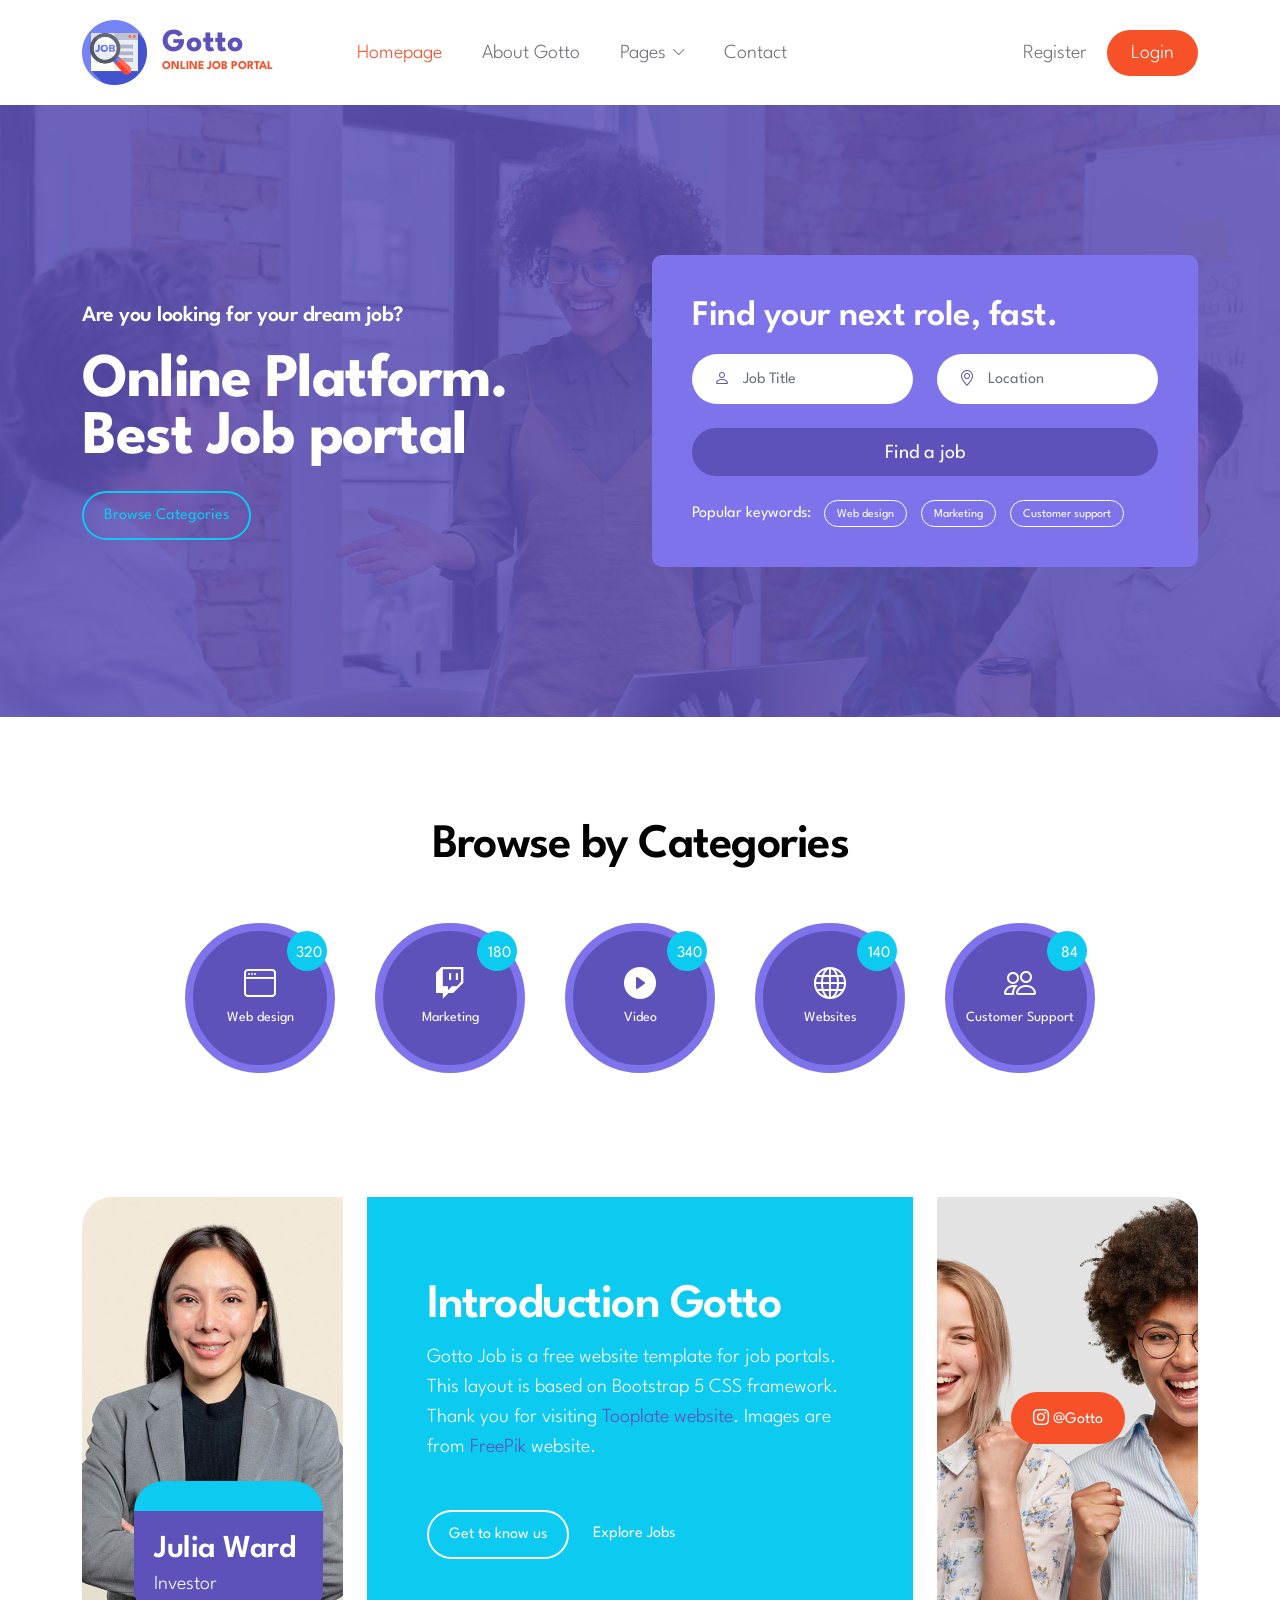
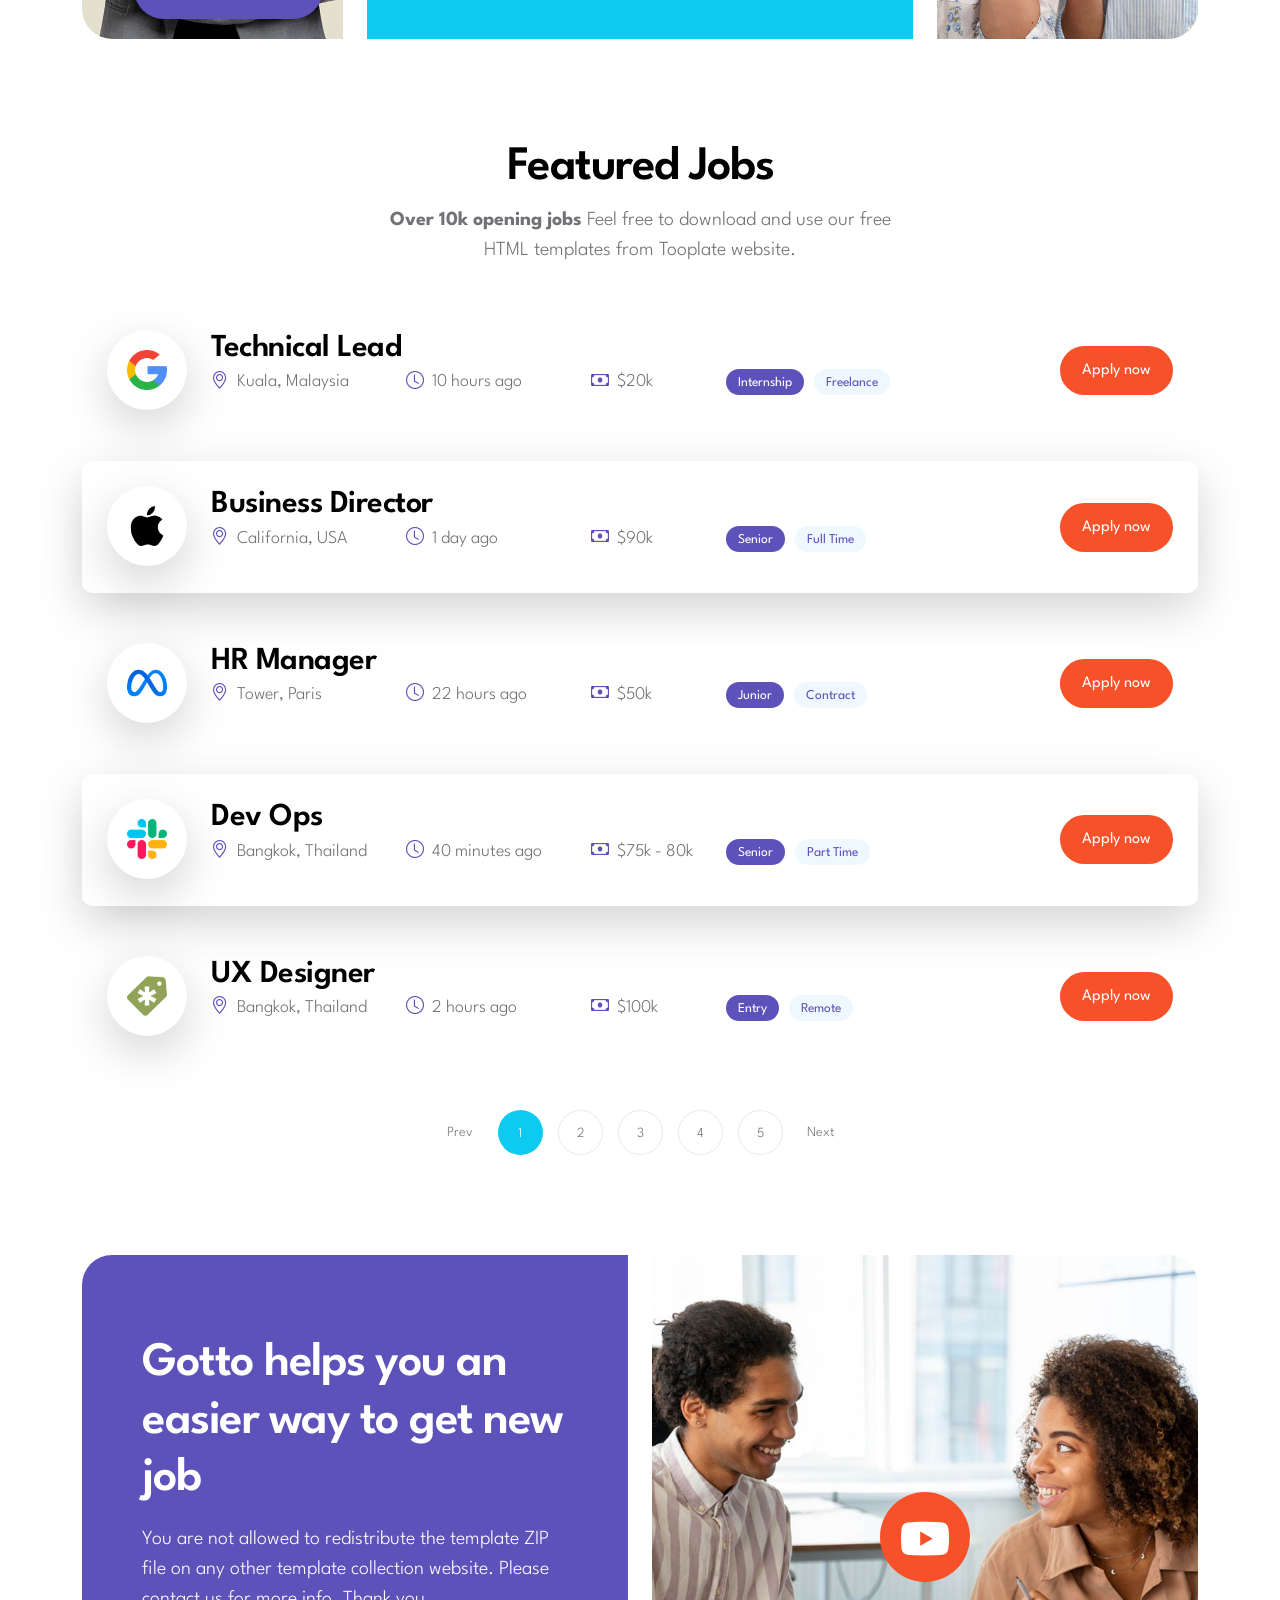
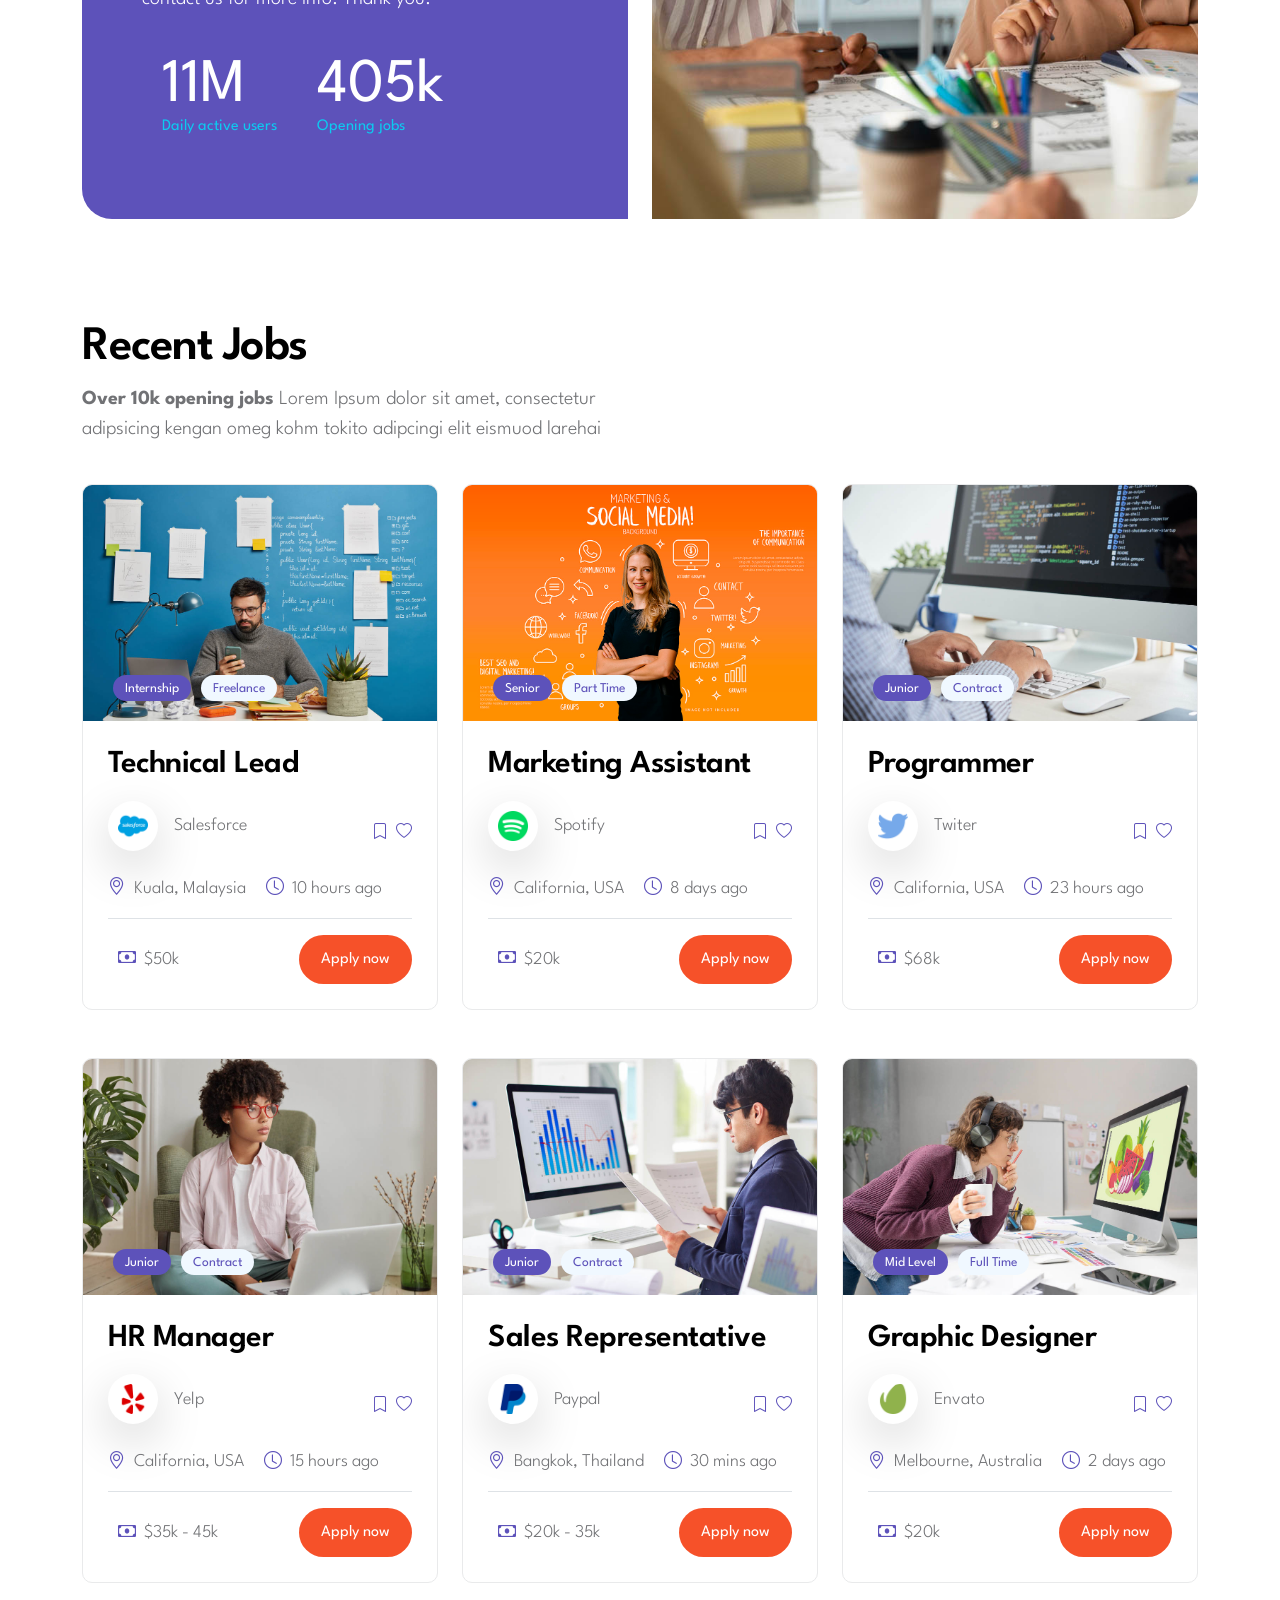
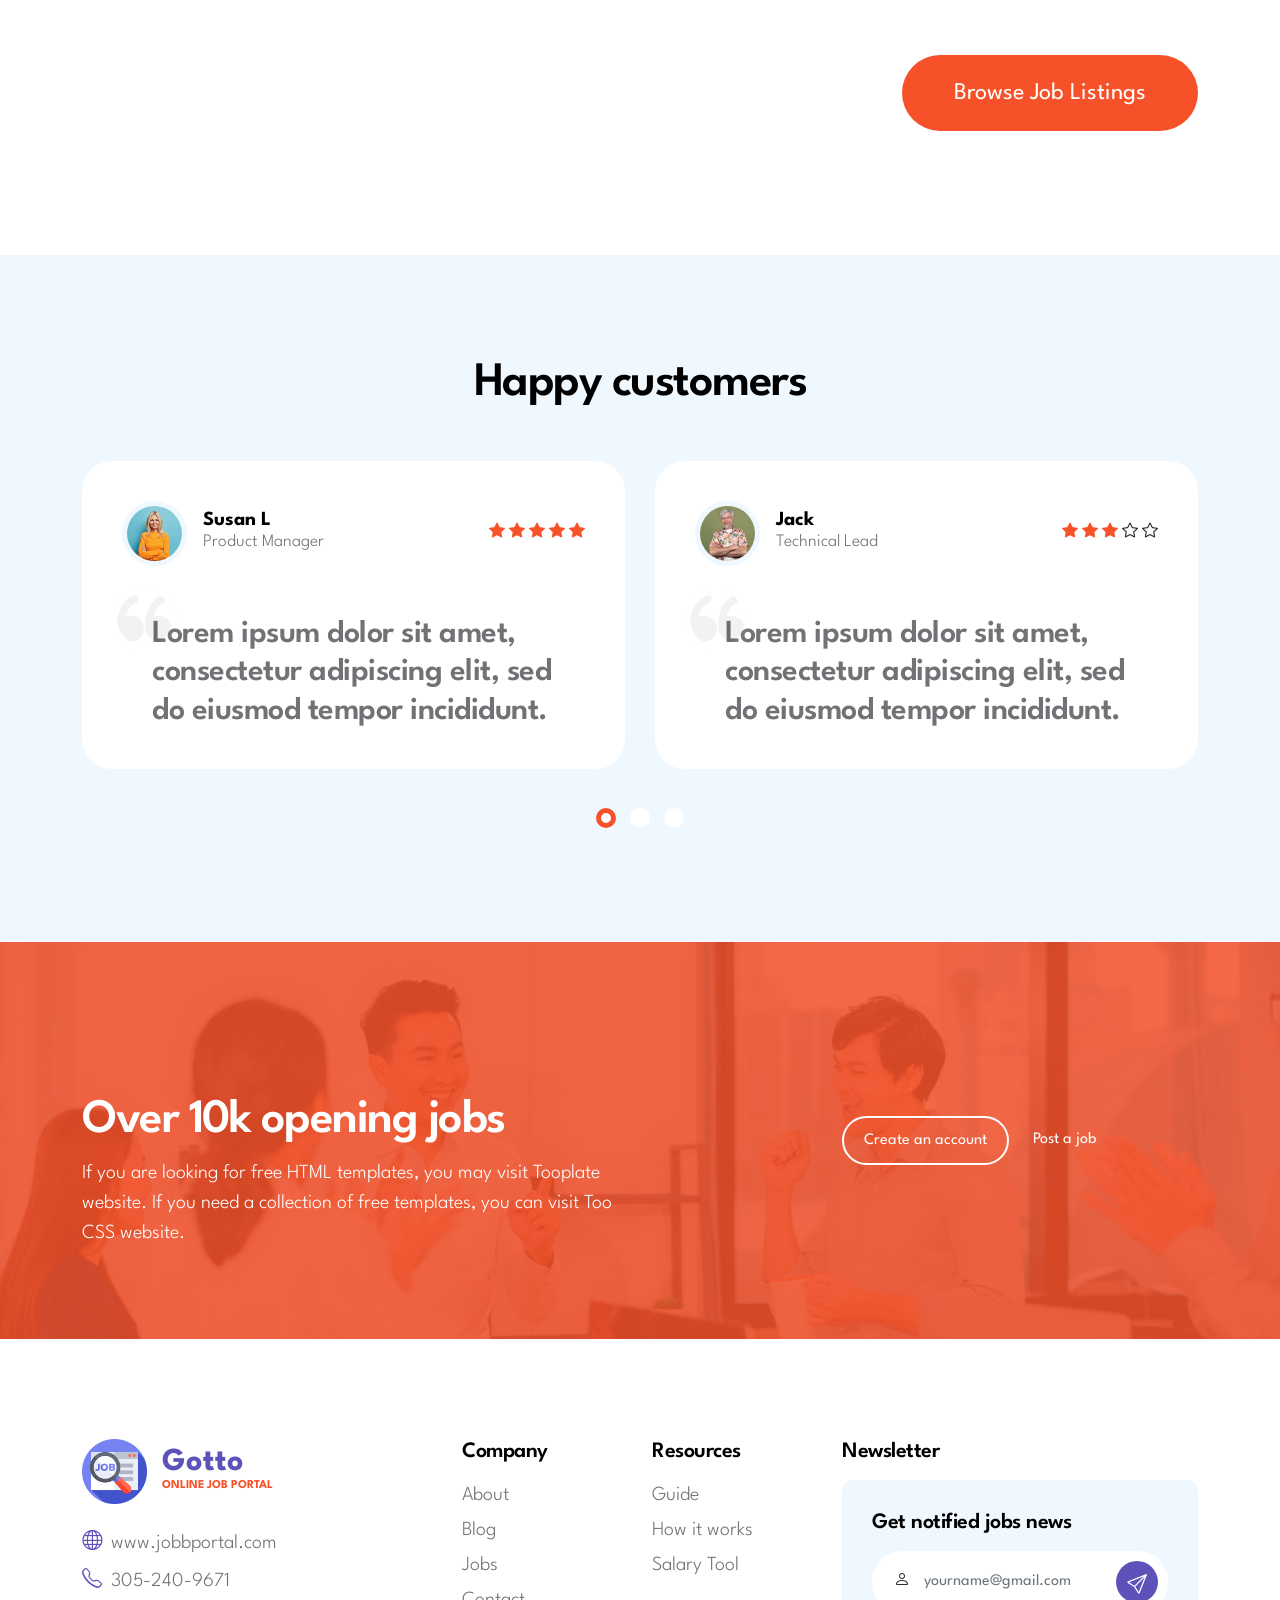
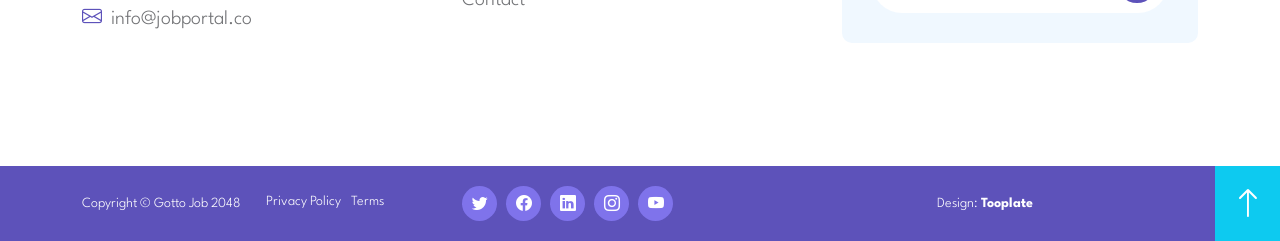
<file: index.html>
<!doctype html>
<html lang="en">
    <head>
        <meta charset="utf-8">
        <meta name="viewport" content="width=device-width, initial-scale=1">

        <meta name="description" content="">
        <meta name="author" content="">

        <title>Gotto Online Job Portal</title>

        <!-- CSS FILES -->
        <link rel="preconnect" href="https://fonts.googleapis.com">
        
        <link rel="preconnect" href="https://fonts.gstatic.com" crossorigin>

        <link href="https://fonts.googleapis.com/css2?family=League+Spartan:wght@100;300;400;600;700&display=swap" rel="stylesheet">

        <link href="css/bootstrap.min.css" rel="stylesheet">

        <link href="css/bootstrap-icons.css" rel="stylesheet">

        <link href="css/owl.carousel.min.css" rel="stylesheet">

        <link href="css/owl.theme.default.min.css" rel="stylesheet">

        <link href="css/tooplate-gotto-job.css" rel="stylesheet">
        
<!--

Tooplate 2134 Gotto Job

https://www.tooplate.com/view/2134-gotto-job

Bootstrap 5 HTML CSS Template

-->
    </head>
    
    <body id="top">

        <nav class="navbar navbar-expand-lg">
            <div class="container">
                <a class="navbar-brand d-flex align-items-center" href="index.html">
                    <img src="images/logo.png" class="img-fluid logo-image">

                    <div class="d-flex flex-column">
                        <strong class="logo-text">Gotto</strong>
                        <small class="logo-slogan">Online Job Portal</small>
                    </div>
                </a>

                <button class="navbar-toggler" type="button" data-bs-toggle="collapse" data-bs-target="#navbarNav" aria-controls="navbarNav" aria-expanded="false" aria-label="Toggle navigation">
                    <span class="navbar-toggler-icon"></span>
                </button>

                <div class="collapse navbar-collapse" id="navbarNav">
                    <ul class="navbar-nav align-items-center ms-lg-5">
                        <li class="nav-item">
                            <a class="nav-link active" href="index.html">Homepage</a>
                        </li>

                        <li class="nav-item">
                            <a class="nav-link" href="about.html">About Gotto</a>
                        </li>

                        <li class="nav-item dropdown">
                            <a class="nav-link dropdown-toggle" href="#" id="navbarLightDropdownMenuLink" role="button" data-bs-toggle="dropdown" aria-expanded="false">Pages</a>

                            <ul class="dropdown-menu dropdown-menu-light" aria-labelledby="navbarLightDropdownMenuLink">
                                <li><a class="dropdown-item" href="job-listings.html">Job Listings</a></li>

                                <li><a class="dropdown-item" href="job-details.html">Job Details</a></li>
                            </ul>
                        </li>

                        <li class="nav-item">
                            <a class="nav-link" href="contact.html">Contact</a>
                        </li>

                        <li class="nav-item ms-lg-auto">
                            <a class="nav-link" href="#">Register</a>
                        </li>

                        <li class="nav-item">
                            <a class="nav-link custom-btn btn" href="#">Login</a>
                        </li>
                    </ul>
                </div>
            </div>
        </nav>

        <main>

            <section class="hero-section d-flex justify-content-center align-items-center">
                <div class="section-overlay"></div>

                <div class="container">
                    <div class="row">

                        <div class="col-lg-6 col-12 mb-5 mb-lg-0">
                            <div class="hero-section-text mt-5">
                                <h6 class="text-white">Are you looking for your dream job?</h6>

                                <h1 class="hero-title text-white mt-4 mb-4">Online Platform. <br> Best Job portal</h1>

                                <a href="#categories-section" class="custom-btn custom-border-btn btn">Browse Categories</a>
                            </div>
                        </div>

                        <div class="col-lg-6 col-12">
                            <form class="custom-form hero-form" action="#" method="get" role="form">
                                <h3 class="text-white mb-3">Find your next role, fast.</h3>

                                <div class="row">
                                    <div class="col-lg-6 col-md-6 col-12">
                                        <div class="input-group">
                                            <span class="input-group-text" id="basic-addon1"><i class="bi-person custom-icon"></i></span>

                                            <input type="text" name="job-title" id="job-title" class="form-control" placeholder="Job Title" required>
                                        </div>
                                    </div>

                                    <div class="col-lg-6 col-md-6 col-12">
                                        <div class="input-group">
                                            <span class="input-group-text" id="basic-addon2"><i class="bi-geo-alt custom-icon"></i></span>

                                            <input type="text" name="job-location" id="job-location" class="form-control" placeholder="Location" required>
                                        </div>
                                    </div>

                                    <div class="col-lg-12 col-12">
                                        <button type="submit" class="form-control">
                                            Find a job
                                        </button>
                                    </div>

                                    <div class="col-12">
                                        <div class="d-flex flex-wrap align-items-center mt-4 mt-lg-0">
                                            <span class="text-white mb-lg-0 mb-md-0 me-2">Popular keywords:</span>

                                            <div>
                                                <a href="job-listings.html" class="badge">Web design</a>

                                                <a href="job-listings.html" class="badge">Marketing</a>

                                                <a href="job-listings.html" class="badge">Customer support</a>
                                            </div>
                                        </div>
                                    </div>
                                </div>
                            </form>
                        </div>

                    </div>
                </div>
            </section>


            <section class="categories-section section-padding" id="categories-section">
                <div class="container">
                    <div class="row justify-content-center align-items-center">

                        <div class="col-lg-12 col-12 text-center">
                            <h2 class="mb-5">Browse by <span>Categories</span></h2>
                        </div>

                        <div class="col-lg-2 col-md-4 col-6">
                            <div class="categories-block">
                                <a href="#" class="d-flex flex-column justify-content-center align-items-center h-100">
                                    <i class="categories-icon bi-window"></i>
                                
                                    <small class="categories-block-title">Web design</small>

                                    <div class="categories-block-number d-flex flex-column justify-content-center align-items-center">
                                        <span class="categories-block-number-text">320</span>
                                    </div>
                                </a>
                            </div>
                        </div>

                        <div class="col-lg-2 col-md-4 col-6">
                            <div class="categories-block">
                                <a href="#" class="d-flex flex-column justify-content-center align-items-center h-100">
                                    <i class="categories-icon bi-twitch"></i>
                                
                                    <small class="categories-block-title">Marketing</small>

                                    <div class="categories-block-number d-flex flex-column justify-content-center align-items-center">
                                        <span class="categories-block-number-text">180</span>
                                    </div>
                                </a>
                            </div>
                        </div>

                        <div class="col-lg-2 col-md-4 col-6">
                            <div class="categories-block">
                                <a href="#" class="d-flex flex-column justify-content-center align-items-center h-100">
                                    <i class="categories-icon bi-play-circle-fill"></i>
                                
                                    <small class="categories-block-title">Video</small>

                                    <div class="categories-block-number d-flex flex-column justify-content-center align-items-center">
                                        <span class="categories-block-number-text">340</span>
                                    </div>
                                </a>
                            </div>
                        </div>

                        <div class="col-lg-2 col-md-4 col-6">
                            <div class="categories-block">
                                <a href="#" class="d-flex flex-column justify-content-center align-items-center h-100">
                                    <i class="categories-icon bi-globe"></i>
                                
                                    <small class="categories-block-title">Websites</small>

                                    <div class="categories-block-number d-flex flex-column justify-content-center align-items-center">
                                        <span class="categories-block-number-text">140</span>
                                    </div>
                                </a>
                            </div>
                        </div>

                        <div class="col-lg-2 col-md-4 col-6">
                            <div class="categories-block">
                                <a href="#" class="d-flex flex-column justify-content-center align-items-center h-100">
                                    <i class="categories-icon bi-people"></i>
                                
                                    <small class="categories-block-title">Customer Support</small>

                                    <div class="categories-block-number d-flex flex-column justify-content-center align-items-center">
                                        <span class="categories-block-number-text">84</span>
                                    </div>
                                </a>
                            </div>
                        </div>

                    </div>
                </div>
            </section>


            <section class="about-section">
                <div class="container">
                    <div class="row">

                        <div class="col-lg-3 col-12">
                            <div class="about-image-wrap custom-border-radius-start">
                                <img src="images/professional-asian-businesswoman-gray-blazer.jpg" class="about-image custom-border-radius-start img-fluid" alt="">

                                <div class="about-info">
                                    <h4 class="text-white mb-0 me-2">Julia Ward</h4>

                                    <p class="text-white mb-0">Investor</p>
                                </div>
                            </div>
                        </div>

                        <div class="col-lg-6 col-12">
                            <div class="custom-text-block">
                                <h2 class="text-white mb-2">Introduction Gotto</h2>

                                <p class="text-white">Gotto Job is a free website template for job portals. This layout is based on Bootstrap 5 CSS framework. Thank you for visiting <a href="https://www.tooplate.com" target="_parent">Tooplate website</a>. Images are from <a href="https://www.freepik.com/" target="_blank">FreePik</a> website.</p>

                                <div class="custom-border-btn-wrap d-flex align-items-center mt-5">
                                    <a href="about.html" class="custom-btn custom-border-btn btn me-4">Get to know us</a>

                                    <a href="#job-section" class="custom-link smoothscroll">Explore Jobs</a>
                                </div>
                            </div>
                        </div>

                        <div class="col-lg-3 col-12">
                            <div class="instagram-block">
                                <img src="images/horizontal-shot-happy-mixed-race-females.jpg" class="about-image custom-border-radius-end img-fluid" alt="">

                                <div class="instagram-block-text">
                                    <a href="https://instagram.com/" class="custom-btn btn">
                                        <i class="bi-instagram"></i>
                                        @Gotto
                                    </a>
                                </div>
                            </div>
                        </div>

                    </div>
                </div>
            </section>


            <section class="job-section job-featured-section section-padding" id="job-section">
                <div class="container">
                    <div class="row">

                        <div class="col-lg-6 col-12 text-center mx-auto mb-4">
                            <h2>Featured Jobs</h2>

                            <p><strong>Over 10k opening jobs</strong> Feel free to download and use our free HTML templates from Tooplate website.</p>
                        </div>

                        <div class="col-lg-12 col-12">
                            <div class="job-thumb d-flex">
                                <div class="job-image-wrap bg-white shadow-lg">
                                    <img src="images/logos/google.png" class="job-image img-fluid" alt="">
                                </div>

                                <div class="job-body d-flex flex-wrap flex-auto align-items-center ms-4">
                                    <div class="mb-3">
                                        <h4 class="job-title mb-lg-0">
                                            <a href="job-details.html" class="job-title-link">Technical Lead</a>
                                        </h4>

                                        <div class="d-flex flex-wrap align-items-center">
                                            <p class="job-location mb-0">
                                                <i class="custom-icon bi-geo-alt me-1"></i>
                                                Kuala, Malaysia
                                            </p>

                                            <p class="job-date mb-0">
                                                <i class="custom-icon bi-clock me-1"></i>
                                                10 hours ago
                                            </p>

                                            <p class="job-price mb-0">
                                                <i class="custom-icon bi-cash me-1"></i>
                                                $20k
                                            </p>

                                            <div class="d-flex">
                                                <p class="mb-0">
                                                    <a href="job-listings.html" class="badge badge-level">Internship</a>
                                                </p>

                                                <p class="mb-0">
                                                    <a href="job-listings.html" class="badge">Freelance</a>
                                                </p>
                                            </div>
                                        </div>
                                    </div>

                                    <div class="job-section-btn-wrap">
                                        <a href="job-details.html" class="custom-btn btn">Apply now</a>
                                    </div>
                                </div>
                            </div>

                            <div class="job-thumb d-flex">
                                <div class="job-image-wrap bg-white shadow-lg">
                                    <img src="images/logos/apple.png" class="job-image img-fluid" alt="">
                                </div>

                                <div class="job-body d-flex flex-wrap flex-auto align-items-center ms-4">
                                    <div class="mb-3">
                                        <h4 class="job-title mb-lg-0">
                                            <a href="job-details.html" class="job-title-link">Business Director</a>
                                        </h4>

                                        <div class="d-flex flex-wrap align-items-center">
                                            <p class="job-location mb-0">
                                                <i class="custom-icon bi-geo-alt me-1"></i>
                                                California, USA
                                            </p>

                                            <p class="job-date mb-0">
                                                <i class="custom-icon bi-clock me-1"></i>
                                                1 day ago
                                            </p>

                                            <p class="job-price mb-0">
                                                <i class="custom-icon bi-cash me-1"></i>
                                                $90k
                                            </p>

                                            <div class="d-flex">
                                                <p class="mb-0">
                                                    <a href="job-listings.html" class="badge badge-level">Senior</a href="job-listings.html">
                                                </p>

                                                <p class="mb-0">
                                                    <a href="job-listings.html" class="badge">Full Time</a>
                                                </p>
                                            </div>
                                        </div>
                                    </div>

                                    <div class="job-section-btn-wrap">
                                        <a href="job-details.html" class="custom-btn btn">Apply now</a>
                                    </div>
                                </div>
                            </div>

                            <div class="job-thumb d-flex">
                                <div class="job-image-wrap bg-white shadow-lg">
                                    <img src="images/logos/meta.png" class="job-image img-fluid" alt="">
                                </div>

                                <div class="job-body d-flex flex-wrap flex-auto align-items-center ms-4">
                                    <div class="mb-3">
                                        <h4 class="job-title mb-lg-0">
                                            <a href="job-details.html" class="job-title-link">HR Manager</a>
                                        </h4>

                                        <div class="d-flex flex-wrap align-items-center">
                                            <p class="job-location mb-0">
                                                <i class="custom-icon bi-geo-alt me-1"></i>
                                                Tower, Paris
                                            </p>

                                            <p class="job-date mb-0">
                                                <i class="custom-icon bi-clock me-1"></i>
                                                22 hours ago
                                            </p>

                                            <p class="job-price mb-0">
                                                <i class="custom-icon bi-cash me-1"></i>
                                                $50k
                                            </p>

                                            <div class="d-flex">
                                                <p class="mb-0">
                                                    <a href="job-listings.html" class="badge badge-level">Junior</a>
                                                </p>

                                                <p class="mb-0">
                                                    <a href="job-listings.html" class="badge">Contract</a>
                                                </p>
                                            </div>
                                        </div>
                                    </div>

                                    <div class="job-section-btn-wrap">
                                        <a href="job-details.html" class="custom-btn btn">Apply now</a>
                                    </div>
                                </div>
                            </div>

                            <div class="job-thumb d-flex">
                                <div class="job-image-wrap bg-white shadow-lg">
                                    <img src="images/logos/slack.png" class="job-image img-fluid" alt="">
                                </div>

                                <div class="job-body d-flex flex-wrap flex-auto align-items-center ms-4">
                                    <div class="mb-3">
                                        <h4 class="job-title mb-lg-0">
                                            <a href="job-details.html" class="job-title-link">Dev Ops</a>
                                        </h4>

                                        <div class="d-flex flex-wrap align-items-center">
                                            <p class="job-location mb-0">
                                                <i class="custom-icon bi-geo-alt me-1"></i>
                                                Bangkok, Thailand
                                            </p>

                                            <p class="job-date mb-0">
                                                <i class="custom-icon bi-clock me-1"></i>
                                                40 minutes ago
                                            </p>

                                            <p class="job-price mb-0">
                                                <i class="custom-icon bi-cash me-1"></i>
                                                $75k - 80k
                                            </p>

                                            <div class="d-flex">
                                                <p class="mb-0">
                                                    <a href="job-listings.html" class="badge badge-level">Senior</a>
                                                </p>

                                                <p class="mb-0">
                                                    <a href="job-listings.html" class="badge">Part Time</a>
                                                </p>
                                            </div>
                                        </div>
                                    </div>

                                    <div class="job-section-btn-wrap">
                                        <a href="job-details.html" class="custom-btn btn">Apply now</a>
                                    </div>
                                </div>
                            </div>

                            <div class="job-thumb d-flex">
                                <div class="job-image-wrap bg-white shadow-lg">
                                    <img src="images/logos/creative-market.png" class="job-image img-fluid" alt="">
                                </div>

                                <div class="job-body d-flex flex-wrap flex-auto align-items-center ms-4">
                                    <div class="mb-3">
                                        <h4 class="job-title mb-lg-0">
                                            <a href="job-details.html" class="job-title-link">UX Designer</a>
                                        </h4>

                                        <div class="d-flex flex-wrap align-items-center">
                                            <p class="job-location mb-0">
                                                <i class="custom-icon bi-geo-alt me-1"></i>
                                                Bangkok, Thailand
                                            </p>

                                            <p class="job-date mb-0">
                                                <i class="custom-icon bi-clock me-1"></i>
                                                2 hours ago
                                            </p>

                                            <p class="job-price mb-0">
                                                <i class="custom-icon bi-cash me-1"></i>
                                                $100k
                                            </p>

                                            <div class="d-flex">
                                                <p class="mb-0">
                                                    <a href="job-listings.html" class="badge badge-level">Entry</a>
                                                </p>

                                                <p class="mb-0">
                                                    <a href="job-listings.html" class="badge">Remote</a>
                                                </p>
                                            </div>
                                        </div>
                                    </div>

                                    <div class="job-section-btn-wrap">
                                        <a href="job-details.html" class="custom-btn btn">Apply now</a>
                                    </div>
                                </div>
                            </div>

                            <nav aria-label="Page navigation example">
                                <ul class="pagination justify-content-center mt-5">
                                    <li class="page-item">
                                        <a class="page-link" href="#" aria-label="Previous">
                                            <span aria-hidden="true">Prev</span>
                                        </a>
                                    </li>

                                    <li class="page-item active" aria-current="page">
                                        <a class="page-link" href="#">1</a>
                                    </li>
                                    
                                    <li class="page-item">
                                        <a class="page-link" href="#">2</a>
                                    </li>
                                    
                                    <li class="page-item">
                                        <a class="page-link" href="#">3</a>
                                    </li>

                                    <li class="page-item">
                                        <a class="page-link" href="#">4</a>
                                    </li>

                                    <li class="page-item">
                                        <a class="page-link" href="#">5</a>
                                    </li>
                                    
                                    <li class="page-item">
                                        <a class="page-link" href="#" aria-label="Next">
                                            <span aria-hidden="true">Next</span>
                                        </a>
                                    </li>
                                </ul>
                            </nav>
                        </div>

                    </div>
                </div>
            </section>


            <section>
                <div class="container">
                    <div class="row">

                        <div class="col-lg-6 col-12">
                            <div class="custom-text-block custom-border-radius-start">
                                <h2 class="text-white mb-3">Gotto helps you an easier way to get new job</h2>

                                <p class="text-white">You are not allowed to redistribute the template ZIP file on any other template collection website. Please contact us for more info. Thank you.</p>

                                <div class="d-flex mt-4">
                                    <div class="counter-thumb"> 
                                        <div class="d-flex">
                                            <span class="counter-number" data-from="1" data-to="12" data-speed="1000"></span>
                                            <span class="counter-number-text">M</span>
                                        </div>

                                        <span class="counter-text">Daily active users</span>
                                    </div> 

                                    <div class="counter-thumb">    
                                        <div class="d-flex">
                                            <span class="counter-number" data-from="1" data-to="450" data-speed="1000"></span>
                                            <span class="counter-number-text">k</span>
                                        </div>

                                        <span class="counter-text">Opening jobs</span>
                                    </div> 
                                </div>
                            </div>
                        </div>

                        <div class="col-lg-6 col-12">
                            <div class="video-thumb">
                                <img src="images/people-working-as-team-company.jpg" class="about-image custom-border-radius-end img-fluid" alt="">

                                <div class="video-info">
                                    <a href="https://www.youtube.com/tooplate" class="youtube-icon bi-youtube"></a>
                                </div>
                            </div>
                        </div>

                    </div>
                </div>
            </section>


            <section class="job-section recent-jobs-section section-padding">
                <div class="container">
                    <div class="row align-items-center">

                        <div class="col-lg-6 col-12 mb-4">
                            <h2>Recent Jobs</h2>

                            <p><strong>Over 10k opening jobs</strong> Lorem Ipsum dolor sit amet, consectetur adipsicing kengan omeg kohm tokito adipcingi elit eismuod larehai</p>
                        </div>

                        <div class="clearfix"></div>

                        <div class="col-lg-4 col-md-6 col-12">
                            <div class="job-thumb job-thumb-box">
                                <div class="job-image-box-wrap">
                                    <a href="job-details.html">
                                        <img src="images/jobs/it-professional-works-startup-project.jpg" class="job-image img-fluid" alt="">
                                    </a>

                                    <div class="job-image-box-wrap-info d-flex align-items-center">
                                        <p class="mb-0">
                                            <a href="job-listings.html" class="badge badge-level">Internship</a>
                                        </p>

                                        <p class="mb-0">
                                            <a href="job-listings.html" class="badge">Freelance</a>
                                        </p>
                                    </div>
                                </div>

                                <div class="job-body">
                                    <h4 class="job-title">
                                        <a href="job-details.html" class="job-title-link">Technical Lead</a>
                                    </h4>

                                    <div class="d-flex align-items-center">
                                        <div class="job-image-wrap d-flex align-items-center bg-white shadow-lg mt-2 mb-4">
                                            <img src="images/logos/salesforce.png" class="job-image me-3 img-fluid" alt="">

                                            <p class="mb-0">Salesforce</p>
                                        </div>

                                        <a href="#" class="bi-bookmark ms-auto me-2">
                                        </a>

                                        <a href="#" class="bi-heart">
                                        </a>
                                    </div>

                                    <div class="d-flex align-items-center">
                                        <p class="job-location">
                                            <i class="custom-icon bi-geo-alt me-1"></i>
                                            Kuala, Malaysia
                                        </p>

                                        <p class="job-date">
                                            <i class="custom-icon bi-clock me-1"></i>
                                            10 hours ago
                                        </p>
                                    </div>

                                    <div class="d-flex align-items-center border-top pt-3">
                                        <p class="job-price mb-0">
                                            <i class="custom-icon bi-cash me-1"></i>
                                            $50k
                                        </p>

                                        <a href="job-details.html" class="custom-btn btn ms-auto">Apply now</a>
                                    </div>
                                </div>
                            </div>
                        </div>

                        <div class="col-lg-4 col-md-6 col-12">
                            <div class="job-thumb job-thumb-box">
                                <div class="job-image-box-wrap">
                                    <a href="job-details.html">
                                        <img src="images/jobs/marketing-assistant.jpg" class="job-image img-fluid" alt="marketing assistant">
                                    </a>

                                    <div class="job-image-box-wrap-info d-flex align-items-center">
                                        <p class="mb-0">
                                            <a href="job-listings.html" class="badge badge-level">Senior</a>
                                        </p>

                                        <p class="mb-0">
                                            <a href="job-listings.html" class="badge">Part Time</a>
                                        </p>
                                    </div>
                                </div>

                                <div class="job-body">
                                    <h4 class="job-title">
                                        <a href="job-details.html" class="job-title-link">Marketing Assistant</a>
                                    </h4>

                                    <div class="d-flex align-items-center">
                                        <div class="job-image-wrap d-flex align-items-center bg-white shadow-lg mt-2 mb-4">
                                            <img src="images/logos/spotify.png" class="job-image me-3 img-fluid" alt="">

                                            <p class="mb-0">Spotify</p>
                                        </div>

                                        <a href="#" class="bi-bookmark ms-auto me-2">
                                        </a>

                                        <a href="#" class="bi-heart">
                                        </a>
                                    </div>

                                    <div class="d-flex align-items-center">
                                        <p class="job-location">
                                            <i class="custom-icon bi-geo-alt me-1"></i>
                                            California, USA
                                        </p>

                                        <p class="job-date">
                                            <i class="custom-icon bi-clock me-1"></i>
                                            8 days ago
                                        </p>
                                    </div>

                                    <div class="d-flex align-items-center border-top pt-3">
                                        <p class="job-price mb-0">
                                            <i class="custom-icon bi-cash me-1"></i>
                                            $20k
                                        </p>

                                        <a href="job-details.html" class="custom-btn btn ms-auto">Apply now</a>
                                    </div>
                                </div>
                            </div>
                        </div>

                        <div class="col-lg-4 col-md-6 col-12">
                            <div class="job-thumb job-thumb-box">
                                <div class="job-image-box-wrap">
                                    <a href="job-details.html">
                                        <img src="images/jobs/coding-man.jpg" class="job-image img-fluid" alt="">
                                    </a>

                                    <div class="job-image-box-wrap-info d-flex align-items-center">
                                        <p class="mb-0">
                                            <a href="job-listings.html" class="badge badge-level">Junior</a>
                                        </p>

                                        <p class="mb-0">
                                            <a href="job-listings.html" class="badge">Contract</a>
                                        </p>
                                    </div>
                                </div>

                                <div class="job-body">
                                    <h4 class="job-title">
                                        <a href="job-details.html" class="job-title-link">Programmer</a>
                                    </h4>
                                        
                                    <div class="d-flex align-items-center">
                                        <div class="job-image-wrap d-flex align-items-center bg-white shadow-lg mt-2 mb-4">
                                            <img src="images/logos/twitter.png" class="job-image me-3 img-fluid" alt="">

                                            <p class="mb-0">Twiter</p>
                                        </div>

                                        <a href="#" class="bi-bookmark ms-auto me-2">
                                        </a>

                                        <a href="#" class="bi-heart">
                                        </a>
                                    </div>

                                    <div class="d-flex align-items-center">
                                        <p class="job-location">
                                            <i class="custom-icon bi-geo-alt me-1"></i>
                                            California, USA
                                        </p>

                                        <p class="job-date">
                                            <i class="custom-icon bi-clock me-1"></i>
                                            23 hours ago
                                        </p>
                                    </div>

                                    <div class="d-flex align-items-center border-top pt-3">
                                        <p class="job-price mb-0">
                                            <i class="custom-icon bi-cash me-1"></i>
                                            $68k
                                        </p>

                                        <a href="job-details.html" class="custom-btn btn ms-auto">Apply now</a>
                                    </div>
                                </div>
                            </div>
                        </div>

                        <div class="col-lg-4 col-md-6 col-12">
                            <div class="job-thumb job-thumb-box">
                                <div class="job-image-box-wrap">
                                    <a href="job-details.html">
                                        <img src="images/jobs/pretty-blogger-posing-cozy-apartment.jpg" class="job-image img-fluid" alt="">
                                    </a>

                                    <div class="job-image-box-wrap-info d-flex align-items-center">
                                        <p class="mb-0">
                                            <a href="job-listings.html" class="badge badge-level">Junior</a>
                                        </p>

                                        <p class="mb-0">
                                            <a href="job-listings.html" class="badge">Contract</a>
                                        </p>
                                    </div>
                                </div>

                                <div class="job-body">
                                    <h4 class="job-title">
                                        <a href="job-details.html" class="job-title-link">HR Manager</a>
                                    </h4>

                                    <div class="d-flex align-items-center">
                                        <div class="job-image-wrap d-flex align-items-center bg-white shadow-lg mt-2 mb-4">
                                            <img src="images/logos/yelp.png" class="job-image me-3 img-fluid" alt="">

                                            <p class="mb-0">Yelp</p>
                                        </div>

                                        <a href="#" class="bi-bookmark ms-auto me-2">
                                        </a>

                                        <a href="#" class="bi-heart">
                                        </a>
                                    </div>

                                    <div class="d-flex align-items-center">
                                        <p class="job-location">
                                            <i class="custom-icon bi-geo-alt me-1"></i>
                                            California, USA
                                        </p>

                                        <p class="job-date">
                                            <i class="custom-icon bi-clock me-1"></i>
                                            15 hours ago
                                        </p>
                                    </div>

                                    <div class="d-flex align-items-center border-top pt-3">
                                        <p class="job-price mb-0">
                                            <i class="custom-icon bi-cash me-1"></i>
                                            $35k - 45k
                                        </p>

                                        <a href="job-details.html" class="custom-btn btn ms-auto">Apply now</a>
                                    </div>
                                </div>
                            </div>
                        </div>

                        <div class="col-lg-4 col-md-6 col-12">
                            <div class="job-thumb job-thumb-box">
                                <div class="job-image-box-wrap">
                                    <a href="job-details.html">
                                        <img src="images/jobs/paper-analysis.jpg" class="job-image img-fluid" alt="">
                                    </a>

                                    <div class="job-image-box-wrap-info d-flex align-items-center">
                                        <p class="mb-0">
                                            <a href="job-listings.html" class="badge badge-level">Junior</a>
                                        </p>

                                        <p class="mb-0">
                                            <a href="job-listings.html" class="badge">Contract</a>
                                        </p>
                                    </div>
                                </div>

                                <div class="job-body">
                                    <h4 class="job-title">
                                        <a href="job-details.html" class="job-title-link">Sales Representative</a>
                                    </h4>
                                        
                                    <div class="d-flex align-items-center">
                                        <div class="job-image-wrap d-flex align-items-center bg-white shadow-lg mt-2 mb-4">
                                            <img src="images/logos/paypal.png" class="job-image me-3 img-fluid" alt="">

                                            <p class="mb-0">Paypal</p>
                                        </div>

                                        <a href="#" class="bi-bookmark ms-auto me-2">
                                        </a>

                                        <a href="#" class="bi-heart">
                                        </a>
                                    </div>

                                    <div class="d-flex align-items-center">
                                        <p class="job-location">
                                            <i class="custom-icon bi-geo-alt me-1"></i>
                                            Bangkok, Thailand
                                        </p>

                                        <p class="job-date">
                                            <i class="custom-icon bi-clock me-1"></i>
                                            30 mins ago
                                        </p>
                                    </div>

                                    <div class="d-flex align-items-center border-top pt-3">
                                        <p class="job-price mb-0">
                                            <i class="custom-icon bi-cash me-1"></i>
                                            $20k - 35k
                                        </p>

                                        <a href="job-details.html" class="custom-btn btn ms-auto">Apply now</a>
                                    </div>
                                </div>
                            </div>
                        </div>

                        <div class="col-lg-4 col-md-6 col-12">
                            <div class="job-thumb job-thumb-box">
                                <div class="job-image-box-wrap">
                                    <a href="job-details.html">
                                        <img src="images/jobs/logo-designer-working-computer-desktop.jpg" class="job-image img-fluid" alt="">
                                    </a>

                                    <div class="job-image-box-wrap-info d-flex align-items-center">
                                        <p class="mb-0">
                                            <a href="job-listings.html" class="badge badge-level">Mid Level</a>
                                        </p>

                                        <p class="mb-0">
                                            <a href="job-listings.html" class="badge">Full Time</a>
                                        </p>
                                    </div>
                                </div>

                                <div class="job-body">
                                    <h4 class="job-title">
                                        <a href="job-details.html" class="job-title-link">Graphic Designer</a>
                                    </h4>
                                        
                                    <div class="d-flex align-items-center">
                                        <div class="job-image-wrap d-flex align-items-center bg-white shadow-lg mt-2 mb-4">
                                            <img src="images/logos/envato.png" class="job-image me-3 img-fluid" alt="">

                                            <p class="mb-0">Envato</p>
                                        </div>

                                        <a href="#" class="bi-bookmark ms-auto me-2">
                                        </a>

                                        <a href="#" class="bi-heart">
                                        </a>
                                    </div>

                                    <div class="d-flex align-items-center">
                                        <p class="job-location">
                                            <i class="custom-icon bi-geo-alt me-1"></i>
                                            Melbourne, Australia
                                        </p>

                                        <p class="job-date">
                                            <i class="custom-icon bi-clock me-1"></i>
                                            2 days ago
                                        </p>
                                    </div>

                                    <div class="d-flex align-items-center border-top pt-3">
                                        <p class="job-price mb-0">
                                            <i class="custom-icon bi-cash me-1"></i>
                                            $20k
                                        </p>

                                        <a href="job-details.html" class="custom-btn btn ms-auto">Apply now</a>
                                    </div>
                                </div>
                            </div>
                        </div>

                        <div class="col-lg-4 col-12 recent-jobs-bottom d-flex ms-auto my-4">
                            <a href="job-listings.html" class="custom-btn btn ms-lg-auto">Browse Job Listings</a>
                        </div>

                    </div>
                </div>
            </section>


            <section class="reviews-section section-padding">
                <div class="container">
                    <div class="row">

                        <div class="col-lg-12 col-12">
                            <h2 class="text-center mb-5">Happy customers</h2>

                            <div class="owl-carousel owl-theme reviews-carousel">
                                <div class="reviews-thumb">
                                
                                    <div class="reviews-info d-flex align-items-center">
                                        <img src="images/avatar/portrait-charming-middle-aged-attractive-woman-with-blonde-hair.jpg" class="avatar-image img-fluid" alt="">

                                        <div class="d-flex align-items-center justify-content-between flex-wrap w-100 ms-3">
                                            <p class="mb-0">
                                                <strong>Susan L</strong>
                                                <small>Product Manager</small>
                                            </p>

                                            <div class="reviews-icons">
                                                <i class="bi-star-fill"></i>
                                                <i class="bi-star-fill"></i>
                                                <i class="bi-star-fill"></i>
                                                <i class="bi-star-fill"></i>
                                                <i class="bi-star-fill"></i>
                                            </div>
                                        </div>
                                    </div>

                                    <div class="reviews-body">
                                        <img src="images/left-quote.png" class="quote-icon img-fluid" alt="">

                                        <h4 class="reviews-title">Lorem ipsum dolor sit amet, consectetur adipiscing elit, sed do eiusmod tempor incididunt.</h4>
                                    </div>
                                </div>

                                <div class="reviews-thumb">
                                    <div class="reviews-info d-flex align-items-center">
                                        <img src="images/avatar/medium-shot-smiley-senior-man.jpg" class="avatar-image img-fluid" alt="">

                                        <div class="d-flex align-items-center justify-content-between flex-wrap w-100 ms-3">
                                            <p class="mb-0">
                                                <strong>Jack</strong>
                                                <small>Technical Lead</small>
                                            </p>

                                            <div class="reviews-icons">
                                                <i class="bi-star-fill"></i>
                                                <i class="bi-star-fill"></i>
                                                <i class="bi-star-fill"></i>
                                                <i class="bi-star"></i>
                                                <i class="bi-star"></i>
                                            </div>
                                        </div>
                                    </div>

                                    <div class="reviews-body">
                                        <img src="images/left-quote.png" class="quote-icon img-fluid" alt="">

                                        <h4 class="reviews-title">Lorem ipsum dolor sit amet, consectetur adipiscing elit, sed do eiusmod tempor incididunt.</h4>
                                    </div>
                                </div>

                                <div class="reviews-thumb">

                                    <div class="reviews-info d-flex align-items-center">
                                        <img src="images/avatar/portrait-beautiful-young-woman.jpg" class="avatar-image img-fluid" alt="">

                                        <div class="d-flex align-items-center justify-content-between flex-wrap w-100 ms-3">
                                            <p class="mb-0">
                                                <strong>Haley</strong>
                                                <small>Sales & Marketing</small>
                                            </p>

                                            <div class="reviews-icons">
                                                <i class="bi-star-fill"></i>
                                                <i class="bi-star-fill"></i>
                                                <i class="bi-star-fill"></i>
                                                <i class="bi-star-fill"></i>
                                                <i class="bi-star-fill"></i>
                                            </div>
                                        </div>
                                    </div>

                                    <div class="reviews-body">
                                        <img src="images/left-quote.png" class="quote-icon img-fluid" alt="">

                                        <h4 class="reviews-title">Lorem ipsum dolor sit amet, consectetur adipiscing elit, sed do eiusmod tempor incididunt.</h4>
                                    </div>
                                </div>

                                <div class="reviews-thumb">
                                    <div class="reviews-info d-flex align-items-center">
                                        <img src="images/avatar/blond-man-happy-expression.jpg" class="avatar-image img-fluid" alt="">

                                        <div class="d-flex align-items-center justify-content-between flex-wrap w-100 ms-3">
                                            <p class="mb-0">
                                                <strong>Jackson</strong>
                                                <small>Dev Ops</small>
                                            </p>

                                            <div class="reviews-icons">
                                                <i class="bi-star-fill"></i>
                                                <i class="bi-star-fill"></i>
                                                <i class="bi-star-fill"></i>
                                                <i class="bi-star"></i>
                                                <i class="bi-star"></i>
                                            </div>
                                        </div>
                                    </div>

                                    <div class="reviews-body">
                                        <img src="images/left-quote.png" class="quote-icon img-fluid" alt="">

                                        <h4 class="reviews-title">Lorem ipsum dolor sit amet, consectetur adipiscing elit, sed do eiusmod tempor incididunt.</h4>
                                    </div>
                                </div>

                                <div class="reviews-thumb">
                                    <div class="reviews-info d-flex align-items-center">
                                        <img src="images/avatar/university-study-abroad-lifestyle-concept.jpg" class="avatar-image img-fluid" alt="">

                                        <div class="d-flex align-items-center justify-content-between flex-wrap w-100 ms-3">
                                            <p class="mb-0">
                                                <strong>Kevin</strong>
                                                <small>Internship</small>
                                            </p>

                                            <div class="reviews-icons">
                                                <i class="bi-star-fill"></i>
                                                <i class="bi-star-fill"></i>
                                                <i class="bi-star-fill"></i>
                                                <i class="bi-star-fill"></i>
                                                <i class="bi-star-fill"></i>
                                            </div>
                                        </div>
                                    </div>

                                    <div class="reviews-body">
                                        <img src="images/left-quote.png" class="quote-icon img-fluid" alt="">

                                        <h4 class="reviews-title">Lorem ipsum dolor sit amet, consectetur adipiscing elit, sed do eiusmod tempor incididunt.</h4>
                                    </div>
                                </div>
                            </div>
                        </div>

                    </div>
                </div>
            </section>


            <section class="cta-section">
                <div class="section-overlay"></div>

                <div class="container">
                    <div class="row">

                        <div class="col-lg-6 col-10">
                            <h2 class="text-white mb-2">Over 10k opening jobs</h2>

                            <p class="text-white">If you are looking for free HTML templates, you may visit Tooplate website. If you need a collection of free templates, you can visit Too CSS website.</p>
                        </div>

                        <div class="col-lg-4 col-12 ms-auto">
                            <div class="custom-border-btn-wrap d-flex align-items-center mt-lg-4 mt-2">
                                <a href="#" class="custom-btn custom-border-btn btn me-4">Create an account</a>

                                <a href="#" class="custom-link">Post a job</a>
                            </div>
                        </div>

                    </div>
                </div>
            </section>
        </main>

        <footer class="site-footer">
            <div class="container">
                <div class="row">

                    <div class="col-lg-4 col-md-6 col-12 mb-3">
                        <div class="d-flex align-items-center mb-4">
                            <img src="images/logo.png" class="img-fluid logo-image">

                            <div class="d-flex flex-column">
                                <strong class="logo-text">Gotto</strong>
                                <small class="logo-slogan">Online Job Portal</small>
                            </div>
                        </div>  

                        <p class="mb-2">
                            <i class="custom-icon bi-globe me-1"></i>

                            <a href="#" class="site-footer-link">
                                www.jobbportal.com
                            </a>
                        </p>

                        <p class="mb-2">
                            <i class="custom-icon bi-telephone me-1"></i>

                            <a href="tel: 305-240-9671" class="site-footer-link">
                                305-240-9671
                            </a>
                        </p>

                        <p>
                            <i class="custom-icon bi-envelope me-1"></i>

                            <a href="mailto:info@yourgmail.com" class="site-footer-link">
                                info@jobportal.co
                            </a>
                        </p>

                    </div>

                    <div class="col-lg-2 col-md-3 col-6 ms-lg-auto">
                        <h6 class="site-footer-title">Company</h6>

                        <ul class="footer-menu">
                            <li class="footer-menu-item"><a href="#" class="footer-menu-link">About</a></li>

                            <li class="footer-menu-item"><a href="#" class="footer-menu-link">Blog</a></li>

                            <li class="footer-menu-item"><a href="#" class="footer-menu-link">Jobs</a></li>

                            <li class="footer-menu-item"><a href="#" class="footer-menu-link">Contact</a></li>
                        </ul>
                    </div>

                    <div class="col-lg-2 col-md-3 col-6">
                        <h6 class="site-footer-title">Resources</h6>

                        <ul class="footer-menu">
                            <li class="footer-menu-item"><a href="#" class="footer-menu-link">Guide</a></li>

                            <li class="footer-menu-item"><a href="#" class="footer-menu-link">How it works</a></li>

                            <li class="footer-menu-item"><a href="#" class="footer-menu-link">Salary Tool</a></li>
                        </ul>
                    </div>

                    <div class="col-lg-4 col-md-8 col-12 mt-3 mt-lg-0">
                        <h6 class="site-footer-title">Newsletter</h6>

                        <form class="custom-form newsletter-form" action="#" method="post" role="form">
                            <h6 class="site-footer-title">Get notified jobs news</h6>

                            <div class="input-group">
                                <span class="input-group-text" id="basic-addon1"><i class="bi-person"></i></span>

                                <input type="text" name="newsletter-name" id="newsletter-name" class="form-control" placeholder="yourname@gmail.com" required>

                                <button type="submit" class="form-control">
                                    <i class="bi-send"></i>
                                </button>
                            </div>
                        </form>
                    </div>

                </div>
            </div>

            <div class="site-footer-bottom">
                <div class="container">
                    <div class="row">

                        <div class="col-lg-4 col-12 d-flex align-items-center">
                            <p class="copyright-text">Copyright © Gotto Job 2048</p>

                            <ul class="footer-menu d-flex">
                                <li class="footer-menu-item"><a href="#" class="footer-menu-link">Privacy Policy</a></li>

                                <li class="footer-menu-item"><a href="#" class="footer-menu-link">Terms</a></li>
                            </ul>
                        </div>
                        
                        <div class="col-lg-5 col-12 mt-2 mt-lg-0">
                            <ul class="social-icon">
                                <li class="social-icon-item">
                                    <a href="#" class="social-icon-link bi-twitter"></a>
                                </li>

                                <li class="social-icon-item">
                                    <a href="#" class="social-icon-link bi-facebook"></a>
                                </li>

                                <li class="social-icon-item">
                                    <a href="#" class="social-icon-link bi-linkedin"></a>
                                </li>

                                <li class="social-icon-item">
                                    <a href="#" class="social-icon-link bi-instagram"></a>
                                </li>

                                <li class="social-icon-item">
                                    <a href="#" class="social-icon-link bi-youtube"></a>
                                </li>
                            </ul>
                        </div>

                        <div class="col-lg-3 col-12 mt-2 d-flex align-items-center mt-lg-0">
                            <p>Design: <a class="sponsored-link" rel="sponsored" href="https://www.tooplate.com" target="_blank">Tooplate</a></p>
                        </div>

                        <a class="back-top-icon bi-arrow-up smoothscroll d-flex justify-content-center align-items-center" href="#top"></a>

                    </div>
                </div>
            </div>
        </footer>

        <!-- JAVASCRIPT FILES -->
        <script src="js/jquery.min.js"></script>
        <script src="js/bootstrap.min.js"></script>
        <script src="js/owl.carousel.min.js"></script>
        <script src="js/counter.js"></script>
        <script src="js/custom.js"></script>

    </body>
</html>
</file>
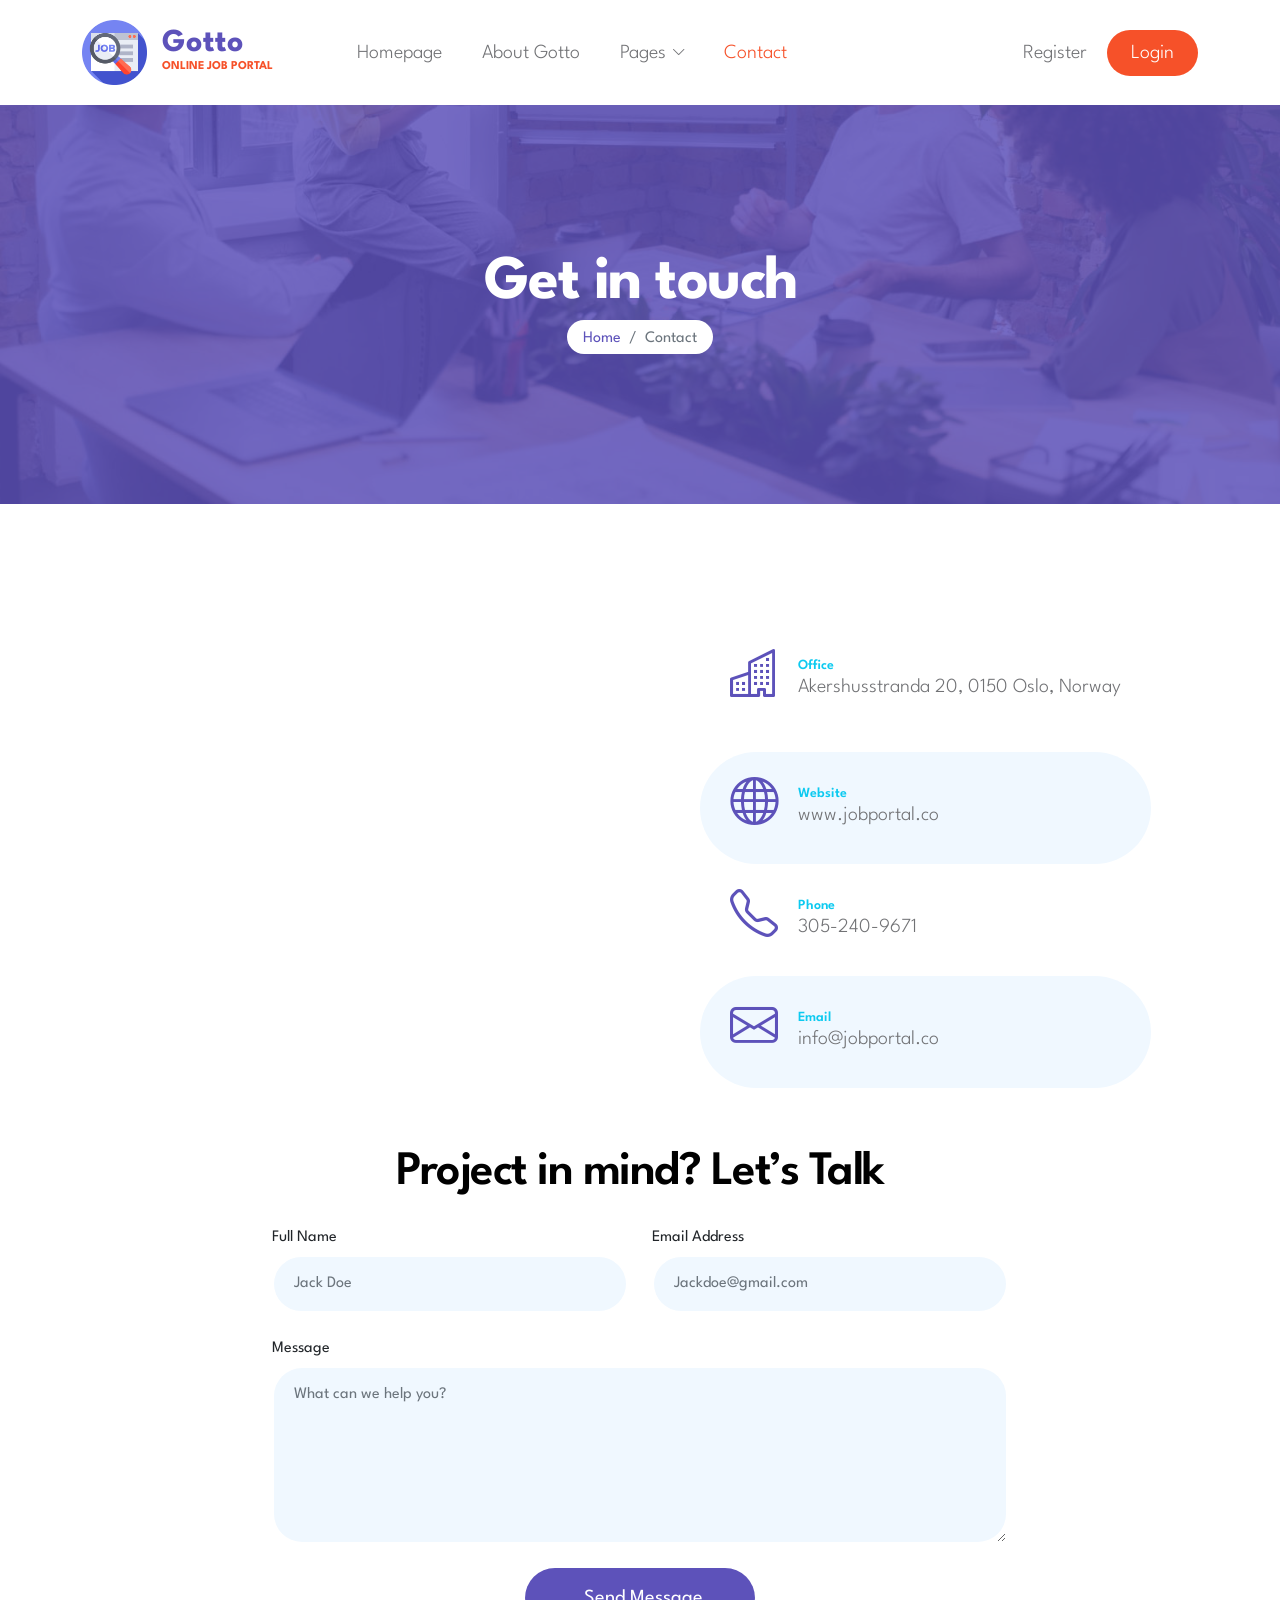
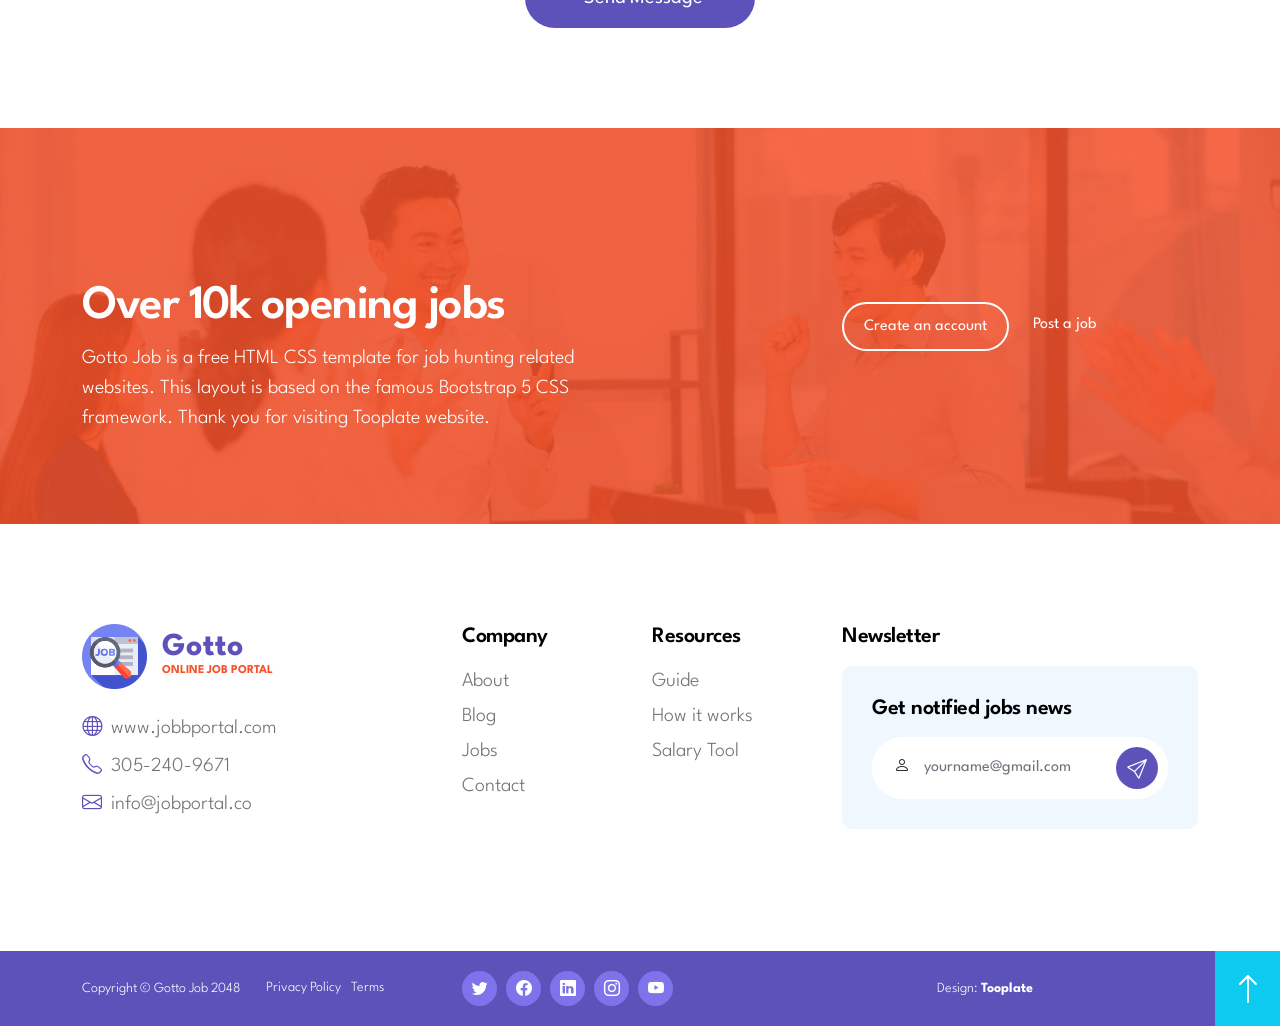
<file: contact.html>
<!doctype html>
<html lang="en">
    <head>
        <meta charset="utf-8">
        <meta name="viewport" content="width=device-width, initial-scale=1">

        <meta name="description" content="">
        <meta name="author" content="">

        <title>Gotto Job Contact</title>

        <!-- CSS FILES -->
        <link rel="preconnect" href="https://fonts.googleapis.com">
        
        <link rel="preconnect" href="https://fonts.gstatic.com" crossorigin>

        <link href="https://fonts.googleapis.com/css2?family=League+Spartan:wght@100;300;400;600;700&display=swap" rel="stylesheet">

        <link href="css/bootstrap.min.css" rel="stylesheet">

        <link href="css/bootstrap-icons.css" rel="stylesheet">

        <link href="css/owl.carousel.min.css" rel="stylesheet">

        <link href="css/owl.theme.default.min.css" rel="stylesheet">

        <link href="css/tooplate-gotto-job.css" rel="stylesheet">
        
<!--

Tooplate 2134 Gotto Job

https://www.tooplate.com/view/2134-gotto-job

Bootstrap 5 HTML CSS Template

-->
    </head>
    
    <body id="top">

        <nav class="navbar navbar-expand-lg">
            <div class="container">
                <a class="navbar-brand d-flex align-items-center" href="index.html">
                    <img src="images/logo.png" class="img-fluid logo-image">

                    <div class="d-flex flex-column">
                        <strong class="logo-text">Gotto</strong>
                        <small class="logo-slogan">Online Job Portal</small>
                    </div>
                </a>

                <button class="navbar-toggler" type="button" data-bs-toggle="collapse" data-bs-target="#navbarNav" aria-controls="navbarNav" aria-expanded="false" aria-label="Toggle navigation">
                    <span class="navbar-toggler-icon"></span>
                </button>

                <div class="collapse navbar-collapse" id="navbarNav">
                    <ul class="navbar-nav align-items-center ms-lg-5">
                        <li class="nav-item">
                            <a class="nav-link" href="index.html">Homepage</a>
                        </li>

                        <li class="nav-item">
                            <a class="nav-link" href="about.html">About Gotto</a>
                        </li>

                        <li class="nav-item dropdown">
                            <a class="nav-link dropdown-toggle" href="#" id="navbarLightDropdownMenuLink" role="button" data-bs-toggle="dropdown" aria-expanded="false">Pages</a>

                            <ul class="dropdown-menu dropdown-menu-light" aria-labelledby="navbarLightDropdownMenuLink">
                                <li><a class="dropdown-item" href="job-listings.html">Job Listings</a></li>

                                <li><a class="dropdown-item" href="job-details.html">Job Details</a></li>
                            </ul>
                        </li>

                        <li class="nav-item">
                            <a class="nav-link active" href="contact.html">Contact</a>
                        </li>

                        <li class="nav-item ms-lg-auto">
                            <a class="nav-link" href="#">Register</a>
                        </li>

                        <li class="nav-item">
                            <a class="nav-link custom-btn btn" href="#">Login</a>
                        </li>
                    </ul>
                </div>
            </div>
        </nav>

        <main>

            <header class="site-header">
                <div class="section-overlay"></div>

                <div class="container">
                    <div class="row">
                        
                        <div class="col-lg-12 col-12 text-center">
                            <h1 class="text-white">Get in touch</h1>

                            <nav aria-label="breadcrumb">
                                <ol class="breadcrumb justify-content-center">
                                    <li class="breadcrumb-item"><a href="index.html">Home</a></li>

                                    <li class="breadcrumb-item active" aria-current="page">Contact</li>
                                </ol>
                            </nav>
                        </div>

                    </div>
                </div>
            </header>


            <section class="contact-section section-padding">
                <div class="container">
                    <div class="row justify-content-center">

                        <div class="col-lg-6 col-12 mb-lg-5 mb-3">
                            <iframe class="google-map" src="https://www.google.com/maps/embed?pb=!1m18!1m12!1m3!1d4722.136219194832!2d10.772202738834757!3d59.917660271855105!2m3!1f0!2f0!3f0!3m2!1i1024!2i768!4f13.1!3m3!1m2!1s0x46416fa8eba7e84d%3A0xf4e943975503fa30!2sUrtehagen%20(herb%20garden)!5e1!3m2!1sen!2sth!4v1680951932259!5m2!1sen!2sth" width="100%" height="350" style="border:0;" allowfullscreen="" loading="lazy" referrerpolicy="no-referrer-when-downgrade"></iframe>
                        </div>

                        <div class="col-lg-5 col-12 mb-3 mx-auto">
                            <div class="contact-info-wrap">
                                <div class="contact-info d-flex align-items-center mb-3">
                                    <i class="custom-icon bi-building"></i>

                                    <p class="mb-0">
                                        <span class="contact-info-small-title">Office</span>

                                        Akershusstranda 20, 0150 Oslo, Norway
                                    </p>
                                </div>

                                <div class="contact-info d-flex align-items-center">
                                    <i class="custom-icon bi-globe"></i>

                                    <p class="mb-0">
                                        <span class="contact-info-small-title">Website</span>

                                        <a href="#" class="site-footer-link">
                                            www.jobportal.co
                                        </a>
                                    </p>
                                </div>

                                <div class="contact-info d-flex align-items-center">
                                    <i class="custom-icon bi-telephone"></i>

                                    <p class="mb-0">
                                        <span class="contact-info-small-title">Phone</span>

                                        <a href="tel: 305-240-9671" class="site-footer-link">
                                            305-240-9671
                                        </a>
                                    </p>
                                </div>

                                <div class="contact-info d-flex align-items-center">
                                    <i class="custom-icon bi-envelope"></i>

                                    <p class="mb-0">
                                        <span class="contact-info-small-title">Email</span>

                                        <a href="mailto:info@yourgmail.com" class="site-footer-link">
                                            info@jobportal.co
                                        </a>
                                    </p>
                                </div>
                            </div>
                        </div>

                        <div class="col-lg-8 col-12 mx-auto">
                            <form class="custom-form contact-form" action="#" method="post" role="form">
                                <h2 class="text-center mb-4">Project in mind? Let’s Talk</h2>

                                <div class="row">
                                    <div class="col-lg-6 col-md-6 col-12">
                                        <label for="first-name">Full Name</label>

                                        <input type="text" name="full-name" id="full-name" class="form-control" placeholder="Jack Doe" required>
                                    </div>

                                    <div class="col-lg-6 col-md-6 col-12">
                                        <label for="email">Email Address</label>

                                         <input type="email" name="email" id="email" pattern="[^ @]*@[^ @]*" class="form-control" placeholder="Jackdoe@gmail.com" required>
                                    </div>

                                    <div class="col-lg-12 col-12">
                                        <label for="message">Message</label>

                                        <textarea name="message" rows="6" class="form-control" id="message" placeholder="What can we help you?"></textarea>
                                    </div>

                                    <div class="col-lg-4 col-md-4 col-6 mx-auto">
                                        <button type="submit" class="form-control">Send Message</button>
                                    </div>
                                </div>
                            </form>
                        </div>

                    </div>
                </div>
            </section>

            <section class="cta-section">
                <div class="section-overlay"></div>

                <div class="container">
                    <div class="row">

                        <div class="col-lg-6 col-10">
                            <h2 class="text-white mb-2">Over 10k opening jobs</h2>

                            <p class="text-white">Gotto Job is a free HTML CSS template for job hunting related websites. This layout is based on the famous Bootstrap 5 CSS framework. Thank you for visiting Tooplate website.</p>
                        </div>

                        <div class="col-lg-4 col-12 ms-auto">
                            <div class="custom-border-btn-wrap d-flex align-items-center mt-lg-4 mt-2">
                                <a href="#" class="custom-btn custom-border-btn btn me-4">Create an account</a>

                                <a href="#" class="custom-link">Post a job</a>
                            </div>
                        </div>

                    </div>
                </div>
            </section>
        </main>

        <footer class="site-footer">
            <div class="container">
                <div class="row">

                    <div class="col-lg-4 col-md-6 col-12 mb-3">
                        <div class="d-flex align-items-center mb-4">
                            <img src="images/logo.png" class="img-fluid logo-image">

                            <div class="d-flex flex-column">
                                <strong class="logo-text">Gotto</strong>
                                <small class="logo-slogan">Online Job Portal</small>
                            </div>
                        </div>  

                        <p class="mb-2">
                            <i class="custom-icon bi-globe me-1"></i>

                            <a href="#" class="site-footer-link">
                                www.jobbportal.com
                            </a>
                        </p>

                        <p class="mb-2">
                            <i class="custom-icon bi-telephone me-1"></i>

                            <a href="tel: 305-240-9671" class="site-footer-link">
                                305-240-9671
                            </a>
                        </p>

                        <p>
                            <i class="custom-icon bi-envelope me-1"></i>

                            <a href="mailto:info@yourgmail.com" class="site-footer-link">
                                info@jobportal.co
                            </a>
                        </p>

                    </div>

                    <div class="col-lg-2 col-md-3 col-6 ms-lg-auto">
                        <h6 class="site-footer-title">Company</h6>

                        <ul class="footer-menu">
                            <li class="footer-menu-item"><a href="#" class="footer-menu-link">About</a></li>

                            <li class="footer-menu-item"><a href="#" class="footer-menu-link">Blog</a></li>

                            <li class="footer-menu-item"><a href="#" class="footer-menu-link">Jobs</a></li>

                            <li class="footer-menu-item"><a href="#" class="footer-menu-link">Contact</a></li>
                        </ul>
                    </div>

                    <div class="col-lg-2 col-md-3 col-6">
                        <h6 class="site-footer-title">Resources</h6>

                        <ul class="footer-menu">
                            <li class="footer-menu-item"><a href="#" class="footer-menu-link">Guide</a></li>

                            <li class="footer-menu-item"><a href="#" class="footer-menu-link">How it works</a></li>

                            <li class="footer-menu-item"><a href="#" class="footer-menu-link">Salary Tool</a></li>
                        </ul>
                    </div>

                    <div class="col-lg-4 col-md-8 col-12 mt-3 mt-lg-0">
                        <h6 class="site-footer-title">Newsletter</h6>

                        <form class="custom-form newsletter-form" action="#" method="post" role="form">
                            <h6 class="site-footer-title">Get notified jobs news</h6>

                            <div class="input-group">
                                <span class="input-group-text" id="basic-addon1"><i class="bi-person"></i></span>

                                <input type="text" name="newsletter-name" id="newsletter-name" class="form-control" placeholder="yourname@gmail.com" required>

                                <button type="submit" class="form-control">
                                    <i class="bi-send"></i>
                                </button>
                            </div>
                        </form>
                    </div>

                </div>
            </div>

            <div class="site-footer-bottom">
                <div class="container">
                    <div class="row">

                        <div class="col-lg-4 col-12 d-flex align-items-center">
                            <p class="copyright-text">Copyright © Gotto Job 2048</p>

                            <ul class="footer-menu d-flex">
                                <li class="footer-menu-item"><a href="#" class="footer-menu-link">Privacy Policy</a></li>

                                <li class="footer-menu-item"><a href="#" class="footer-menu-link">Terms</a></li>
                            </ul>
                        </div>

                        <div class="col-lg-5 col-12 mt-2 mt-lg-0">
                            <ul class="social-icon">
                                <li class="social-icon-item">
                                    <a href="#" class="social-icon-link bi-twitter"></a>
                                </li>

                                <li class="social-icon-item">
                                    <a href="#" class="social-icon-link bi-facebook"></a>
                                </li>

                                <li class="social-icon-item">
                                    <a href="#" class="social-icon-link bi-linkedin"></a>
                                </li>

                                <li class="social-icon-item">
                                    <a href="#" class="social-icon-link bi-instagram"></a>
                                </li>

                                <li class="social-icon-item">
                                    <a href="#" class="social-icon-link bi-youtube"></a>
                                </li>
                            </ul>
                        </div>

                        <div class="col-lg-3 col-12 mt-2 d-flex align-items-center mt-lg-0">
                            <p>Design: <a class="sponsored-link" rel="sponsored" href="https://www.tooplate.com" target="_blank">Tooplate</a></p>
                        </div>

                        <a class="back-top-icon bi-arrow-up smoothscroll d-flex justify-content-center align-items-center" href="#top"></a>

                    </div>
                </div>
            </div>
        </footer>

        <!-- JAVASCRIPT FILES -->
        <script src="js/jquery.min.js"></script>
        <script src="js/bootstrap.min.js"></script>
        <script src="js/owl.carousel.min.js"></script>
        <script src="js/counter.js"></script>
        <script src="js/custom.js"></script>

    </body>
</html>
</file>
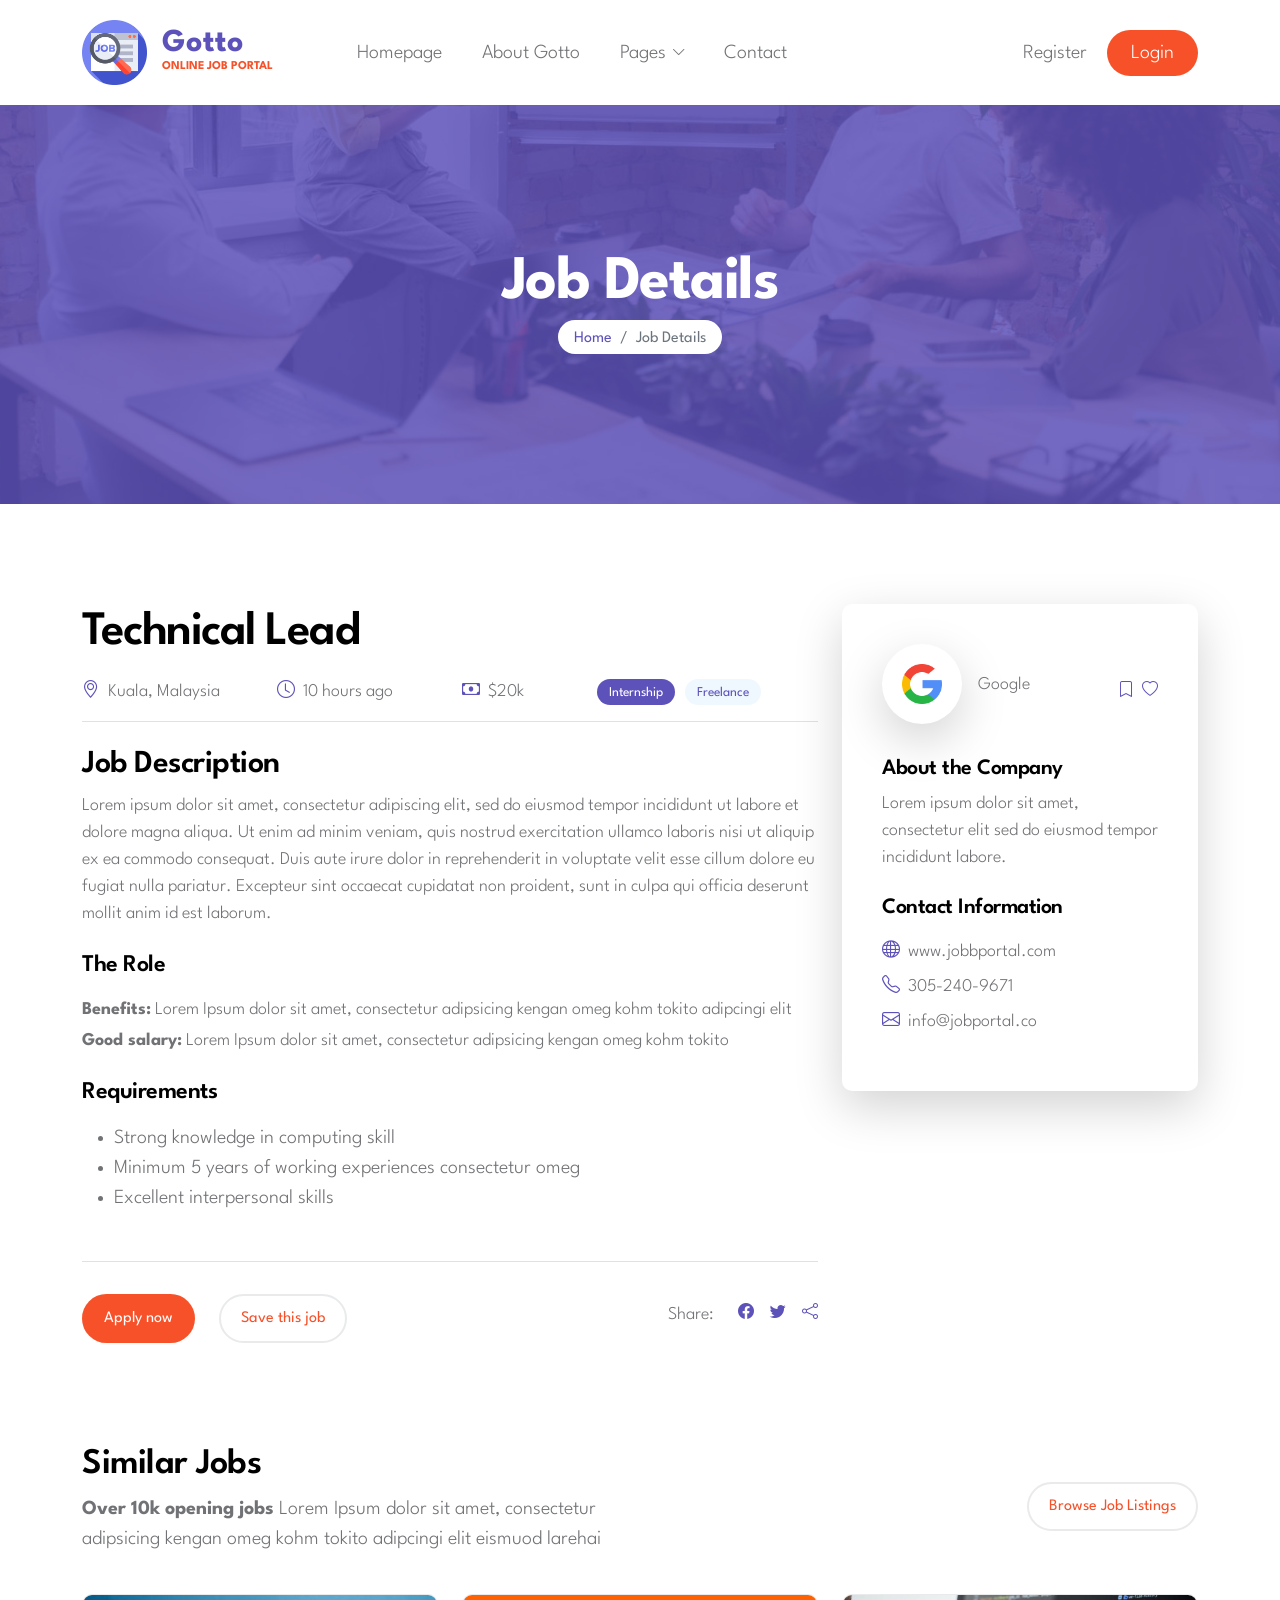
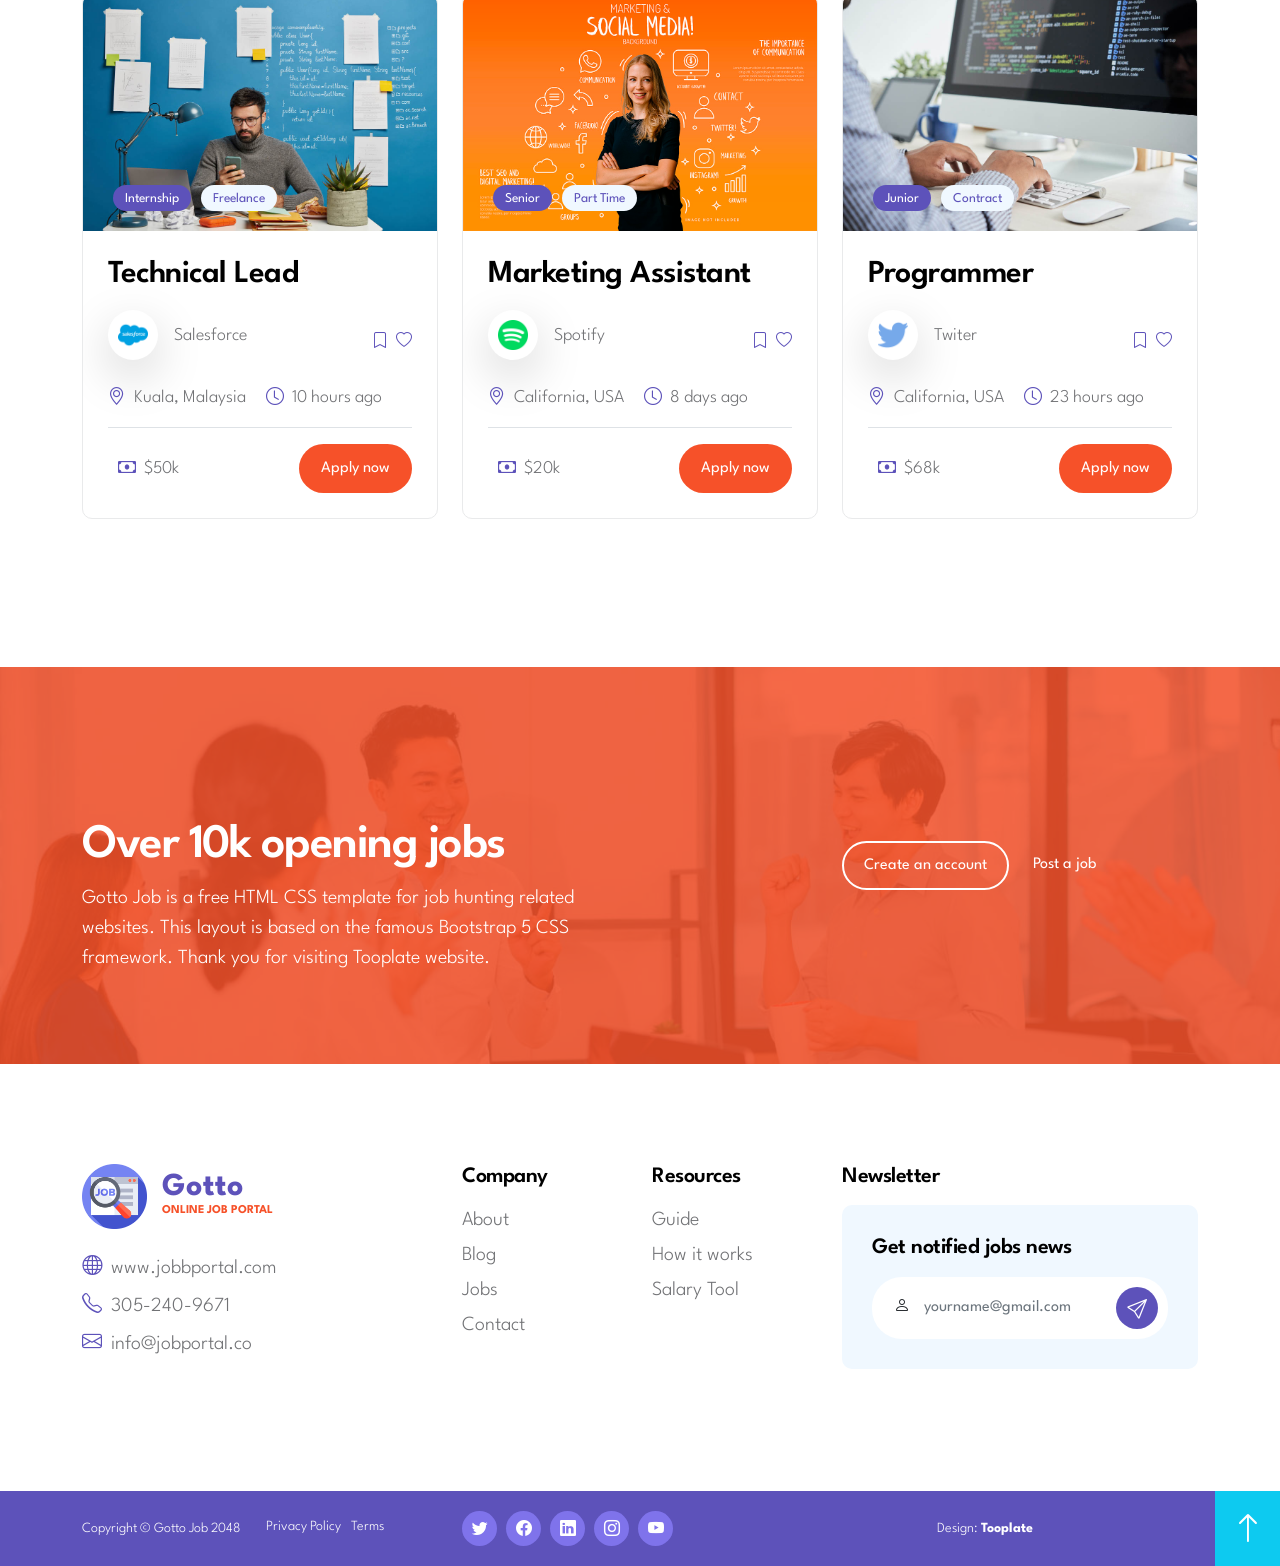
<file: job-details.html>
<!doctype html>
<html lang="en">
    <head>
        <meta charset="utf-8">
        <meta name="viewport" content="width=device-width, initial-scale=1">

        <meta name="description" content="">
        <meta name="author" content="">

        <title>Gotto Job Details</title>

        <!-- CSS FILES -->
        <link rel="preconnect" href="https://fonts.googleapis.com">
        
        <link rel="preconnect" href="https://fonts.gstatic.com" crossorigin>

        <link href="https://fonts.googleapis.com/css2?family=League+Spartan:wght@100;300;400;600;700&display=swap" rel="stylesheet">

        <link href="css/bootstrap.min.css" rel="stylesheet">

        <link href="css/bootstrap-icons.css" rel="stylesheet">

        <link href="css/owl.carousel.min.css" rel="stylesheet">

        <link href="css/owl.theme.default.min.css" rel="stylesheet">

        <link href="css/tooplate-gotto-job.css" rel="stylesheet">
        
<!--

Tooplate 2134 Gotto Job

https://www.tooplate.com/view/2134-gotto-job

Bootstrap 5 HTML CSS Template

-->
    </head>
    
    <body id="top">

        <nav class="navbar navbar-expand-lg">
            <div class="container">
                <a class="navbar-brand d-flex align-items-center" href="index.html">
                    <img src="images/logo.png" class="img-fluid logo-image">

                    <div class="d-flex flex-column">
                        <strong class="logo-text">Gotto</strong>
                        <small class="logo-slogan">Online Job Portal</small>
                    </div>
                </a>

                <button class="navbar-toggler" type="button" data-bs-toggle="collapse" data-bs-target="#navbarNav" aria-controls="navbarNav" aria-expanded="false" aria-label="Toggle navigation">
                    <span class="navbar-toggler-icon"></span>
                </button>

                <div class="collapse navbar-collapse" id="navbarNav">
                    <ul class="navbar-nav align-items-center ms-lg-5">
                        <li class="nav-item">
                            <a class="nav-link" href="index.html">Homepage</a>
                        </li>

                        <li class="nav-item">
                            <a class="nav-link" href="about.html">About Gotto</a>
                        </li>

                        <li class="nav-item dropdown">
                            <a class="nav-link dropdown-toggle" href="#" id="navbarLightDropdownMenuLink" role="button" data-bs-toggle="dropdown" aria-expanded="false">Pages</a>

                            <ul class="dropdown-menu dropdown-menu-light" aria-labelledby="navbarLightDropdownMenuLink">
                                <li><a class="dropdown-item" href="job-listings.html">Job Listings</a></li>

                                <li><a class="dropdown-item active" href="job-details.html">Job Details</a></li>
                            </ul>
                        </li>

                        <li class="nav-item">
                            <a class="nav-link" href="contact.html">Contact</a>
                        </li>

                        <li class="nav-item ms-lg-auto">
                            <a class="nav-link" href="#">Register</a>
                        </li>

                        <li class="nav-item">
                            <a class="nav-link custom-btn btn" href="#">Login</a>
                        </li>
                    </ul>
                </div>
            </div>
        </nav>

        <main>

            <header class="site-header">
                <div class="section-overlay"></div>

                <div class="container">
                    <div class="row">
                        
                        <div class="col-lg-12 col-12 text-center">
                            <h1 class="text-white">Job Details</h1>

                            <nav aria-label="breadcrumb">
                                <ol class="breadcrumb justify-content-center">
                                    <li class="breadcrumb-item"><a href="index.html">Home</a></li>

                                    <li class="breadcrumb-item active" aria-current="page">Job Details</li>
                                </ol>
                            </nav>
                        </div>

                    </div>
                </div>
            </header>


            <section class="job-section section-padding pb-0">
                <div class="container">
                    <div class="row">

                        <div class="col-lg-8 col-12">
                            <h2 class="job-title mb-0">Technical Lead</h2>

                            <div class="job-thumb job-thumb-detail">
                                <div class="d-flex flex-wrap align-items-center border-bottom pt-lg-3 pt-2 pb-3 mb-4">
                                    <p class="job-location mb-0">
                                        <i class="custom-icon bi-geo-alt me-1"></i>
                                        Kuala, Malaysia
                                    </p>

                                    <p class="job-date mb-0">
                                        <i class="custom-icon bi-clock me-1"></i>
                                        10 hours ago
                                    </p>

                                    <p class="job-price mb-0">
                                        <i class="custom-icon bi-cash me-1"></i>
                                        $20k
                                    </p>

                                    <div class="d-flex">
                                        <p class="mb-0">
                                            <a href="job-listings.html" class="badge badge-level">Internship</a>
                                        </p>

                                        <p class="mb-0">
                                            <a href="job-listings.html" class="badge">Freelance</a>
                                        </p>
                                    </div>
                                </div>

                                <h4 class="mt-4 mb-2">Job Description</h4>

                                <p>Lorem ipsum dolor sit amet, consectetur adipiscing elit, sed do eiusmod tempor incididunt ut labore et dolore magna aliqua. Ut enim ad minim veniam, quis nostrud exercitation ullamco laboris nisi ut aliquip ex ea commodo consequat. Duis aute irure dolor in reprehenderit in voluptate velit esse cillum dolore eu fugiat nulla pariatur. Excepteur sint occaecat cupidatat non proident, sunt in culpa qui officia deserunt mollit anim id est laborum.</p>

                                <h5 class="mt-4 mb-3">The Role</h5>

                                <p class="mb-1"><strong>Benefits:</strong> Lorem Ipsum dolor sit amet, consectetur adipsicing kengan omeg kohm tokito adipcingi elit</p>

                                <p><strong>Good salary:</strong> Lorem Ipsum dolor sit amet, consectetur adipsicing kengan omeg kohm tokito</p>

                                <h5 class="mt-4 mb-3">Requirements</h5>

                                <ul>
                                    <li>Strong knowledge in computing skill</li>

                                    <li>Minimum 5 years of working experiences consectetur omeg</li>

                                    <li>Excellent interpersonal skills</li>
                                </ul>

                                <div class="d-flex justify-content-center flex-wrap mt-5 border-top pt-4">
                                    <a href="#" class="custom-btn btn mt-2">Apply now</a>

                                    <a href="#" class="custom-btn custom-border-btn btn mt-2 ms-lg-4 ms-3">Save this job</a>

                                    <div class="job-detail-share d-flex align-items-center">
                                        <p class="mb-0 me-lg-4 me-3">Share:</p>

                                        <a href="#" class="bi-facebook"></a>

                                        <a href="#" class="bi-twitter mx-3"></a>

                                        <a href="#" class="bi-share"></a>
                                    </div>
                                </div>
                            </div>
                        </div>

                        <div class="col-lg-4 col-12 mt-5 mt-lg-0">
                            <div class="job-thumb job-thumb-detail-box bg-white shadow-lg">
                                <div class="d-flex align-items-center">
                                    <div class="job-image-wrap d-flex align-items-center bg-white shadow-lg mb-3">
                                        <img src="images/logos/google.png" class="job-image me-3 img-fluid" alt="">

                                        <p class="mb-0">Google</p>
                                    </div>

                                    <a href="#" class="bi-bookmark ms-auto me-2"></a>

                                    <a href="#" class="bi-heart"></a>
                                </div>

                                <h6 class="mt-3 mb-2">About the Company</h6>

                                <p>Lorem ipsum dolor sit amet, consectetur elit sed do eiusmod tempor incididunt labore.</p>

                                <h6 class="mt-4 mb-3">Contact Information</h6>

                                <p class="mb-2">
                                    <i class="custom-icon bi-globe me-1"></i>

                                    <a href="#" class="site-footer-link">
                                        www.jobbportal.com
                                    </a>
                                </p>

                                <p class="mb-2">
                                    <i class="custom-icon bi-telephone me-1"></i>

                                    <a href="tel: 305-240-9671" class="site-footer-link">
                                        305-240-9671
                                    </a>
                                </p>

                                <p>
                                    <i class="custom-icon bi-envelope me-1"></i>

                                    <a href="mailto:info@yourgmail.com" class="site-footer-link">
                                        info@jobportal.co
                                    </a>
                                </p>
                            </div>
                        </div>

                    </div>
                </div>
            </section>


            <section class="job-section section-padding">
                <div class="container">
                    <div class="row align-items-center">

                        <div class="col-lg-6 col-12 mb-lg-4">
                            <h3>Similar Jobs</h3>

                            <p><strong>Over 10k opening jobs</strong> Lorem Ipsum dolor sit amet, consectetur adipsicing kengan omeg kohm tokito adipcingi elit eismuod larehai</p>
                        </div>

                        <div class="col-lg-4 col-12 d-flex ms-auto mb-5 mb-lg-4">
                            <a href="job-listings.html" class="custom-btn custom-border-btn btn ms-lg-auto">Browse Job Listings</a>
                        </div>

                        <div class="col-lg-4 col-md-6 col-12">
                            <div class="job-thumb job-thumb-box">
                                <div class="job-image-box-wrap">
                                    <a href="job-details.html">
                                        <img src="images/jobs/it-professional-works-startup-project.jpg" class="job-image img-fluid" alt="">
                                    </a>

                                    <div class="job-image-box-wrap-info d-flex align-items-center">
                                        <p class="mb-0">
                                            <a href="job-listings.html" class="badge badge-level">Internship</a>
                                        </p>

                                        <p class="mb-0">
                                            <a href="job-listings.html" class="badge">Freelance</a>
                                        </p>
                                    </div>
                                </div>

                                <div class="job-body">
                                    <h4 class="job-title">
                                        <a href="job-details.html" class="job-title-link">Technical Lead</a>
                                    </h4>

                                    <div class="d-flex align-items-center">
                                        <div class="job-image-wrap d-flex align-items-center bg-white shadow-lg mt-2 mb-4">
                                            <img src="images/logos/salesforce.png" class="job-image me-3 img-fluid" alt="">

                                            <p class="mb-0">Salesforce</p>
                                        </div>

                                        <a href="#" class="bi-bookmark ms-auto me-2">
                                        </a>

                                        <a href="#" class="bi-heart">
                                        </a>
                                    </div>

                                    <div class="d-flex align-items-center">
                                        <p class="job-location">
                                            <i class="custom-icon bi-geo-alt me-1"></i>
                                            Kuala, Malaysia
                                        </p>

                                        <p class="job-date">
                                            <i class="custom-icon bi-clock me-1"></i>
                                            10 hours ago
                                        </p>
                                    </div>

                                    <div class="d-flex align-items-center border-top pt-3">
                                        <p class="job-price mb-0">
                                            <i class="custom-icon bi-cash me-1"></i>
                                            $50k
                                        </p>

                                        <a href="job-details.html" class="custom-btn btn ms-auto">Apply now</a>
                                    </div>
                                </div>
                            </div>
                        </div>

                        <div class="col-lg-4 col-md-6 col-12">
                            <div class="job-thumb job-thumb-box">
                                <div class="job-image-box-wrap">
                                    <a href="job-details.html">
                                        <img src="images/jobs/marketing-assistant.jpg" class="job-image img-fluid" alt="marketing assistant">
                                    </a>

                                    <div class="job-image-box-wrap-info d-flex align-items-center">
                                        <p class="mb-0">
                                            <a href="job-listings.html" class="badge badge-level">Senior</a>
                                        </p>

                                        <p class="mb-0">
                                            <a href="job-listings.html" class="badge">Part Time</a>
                                        </p>
                                    </div>
                                </div>

                                <div class="job-body">
                                    <h4 class="job-title">
                                        <a href="job-details.html" class="job-title-link">Marketing Assistant</a>
                                    </h4>

                                    <div class="d-flex align-items-center">
                                        <div class="job-image-wrap d-flex align-items-center bg-white shadow-lg mt-2 mb-4">
                                            <img src="images/logos/spotify.png" class="job-image me-3 img-fluid" alt="">

                                            <p class="mb-0">Spotify</p>
                                        </div>

                                        <a href="#" class="bi-bookmark ms-auto me-2">
                                        </a>

                                        <a href="#" class="bi-heart">
                                        </a>
                                    </div>

                                    <div class="d-flex align-items-center">
                                        <p class="job-location">
                                            <i class="custom-icon bi-geo-alt me-1"></i>
                                            California, USA
                                        </p>

                                        <p class="job-date">
                                            <i class="custom-icon bi-clock me-1"></i>
                                            8 days ago
                                        </p>
                                    </div>

                                    <div class="d-flex align-items-center border-top pt-3">
                                        <p class="job-price mb-0">
                                            <i class="custom-icon bi-cash me-1"></i>
                                            $20k
                                        </p>

                                        <a href="job-details.html" class="custom-btn btn ms-auto">Apply now</a>
                                    </div>
                                </div>
                            </div>
                        </div>

                        <div class="col-lg-4 col-md-6 col-12">
                            <div class="job-thumb job-thumb-box">
                                <div class="job-image-box-wrap">
                                    <a href="job-details.html">
                                        <img src="images/jobs/coding-man.jpg" class="job-image img-fluid" alt="">
                                    </a>

                                    <div class="job-image-box-wrap-info d-flex align-items-center">
                                        <p class="mb-0">
                                            <a href="job-listings.html" class="badge badge-level">Junior</a>
                                        </p>

                                        <p class="mb-0">
                                            <a href="job-listings.html" class="badge">Contract</a>
                                        </p>
                                    </div>
                                </div>

                                <div class="job-body">
                                    <h4 class="job-title">
                                        <a href="job-details.html" class="job-title-link">Programmer</a>
                                    </h4>
                                        
                                    <div class="d-flex align-items-center">
                                        <div class="job-image-wrap d-flex align-items-center bg-white shadow-lg mt-2 mb-4">
                                            <img src="images/logos/twitter.png" class="job-image me-3 img-fluid" alt="">

                                            <p class="mb-0">Twiter</p>
                                        </div>

                                        <a href="#" class="bi-bookmark ms-auto me-2">
                                        </a>

                                        <a href="#" class="bi-heart">
                                        </a>
                                    </div>

                                    <div class="d-flex align-items-center">
                                        <p class="job-location">
                                            <i class="custom-icon bi-geo-alt me-1"></i>
                                            California, USA
                                        </p>

                                        <p class="job-date">
                                            <i class="custom-icon bi-clock me-1"></i>
                                            23 hours ago
                                        </p>
                                    </div>

                                    <div class="d-flex align-items-center border-top pt-3">
                                        <p class="job-price mb-0">
                                            <i class="custom-icon bi-cash me-1"></i>
                                            $68k
                                        </p>

                                        <a href="job-details.html" class="custom-btn btn ms-auto">Apply now</a>
                                    </div>
                                </div>
                            </div>
                        </div>

                    </div>
                </div>
            </section>


            <section class="cta-section">
                <div class="section-overlay"></div>

                <div class="container">
                    <div class="row">

                        <div class="col-lg-6 col-10">
                            <h2 class="text-white mb-2">Over 10k opening jobs</h2>

                            <p class="text-white">Gotto Job is a free HTML CSS template for job hunting related websites. This layout is based on the famous Bootstrap 5 CSS framework. Thank you for visiting Tooplate website.</p>
                        </div>

                        <div class="col-lg-4 col-12 ms-auto">
                            <div class="custom-border-btn-wrap d-flex align-items-center mt-lg-4 mt-2">
                                <a href="#" class="custom-btn custom-border-btn btn me-4">Create an account</a>

                                <a href="#" class="custom-link">Post a job</a>
                            </div>
                        </div>

                    </div>
                </div>
            </section>
        </main>

        <footer class="site-footer">
            <div class="container">
                <div class="row">

                    <div class="col-lg-4 col-md-6 col-12 mb-3">
                        <div class="d-flex align-items-center mb-4">
                            <img src="images/logo.png" class="img-fluid logo-image">

                            <div class="d-flex flex-column">
                                <strong class="logo-text">Gotto</strong>
                                <small class="logo-slogan">Online Job Portal</small>
                            </div>
                        </div>  

                        <p class="mb-2">
                            <i class="custom-icon bi-globe me-1"></i>

                            <a href="#" class="site-footer-link">
                                www.jobbportal.com
                            </a>
                        </p>

                        <p class="mb-2">
                            <i class="custom-icon bi-telephone me-1"></i>

                            <a href="tel: 305-240-9671" class="site-footer-link">
                                305-240-9671
                            </a>
                        </p>

                        <p>
                            <i class="custom-icon bi-envelope me-1"></i>

                            <a href="mailto:info@yourgmail.com" class="site-footer-link">
                                info@jobportal.co
                            </a>
                        </p>

                    </div>

                    <div class="col-lg-2 col-md-3 col-6 ms-lg-auto">
                        <h6 class="site-footer-title">Company</h6>

                        <ul class="footer-menu">
                            <li class="footer-menu-item"><a href="#" class="footer-menu-link">About</a></li>

                            <li class="footer-menu-item"><a href="#" class="footer-menu-link">Blog</a></li>

                            <li class="footer-menu-item"><a href="#" class="footer-menu-link">Jobs</a></li>

                            <li class="footer-menu-item"><a href="#" class="footer-menu-link">Contact</a></li>
                        </ul>
                    </div>

                    <div class="col-lg-2 col-md-3 col-6">
                        <h6 class="site-footer-title">Resources</h6>

                        <ul class="footer-menu">
                            <li class="footer-menu-item"><a href="#" class="footer-menu-link">Guide</a></li>

                            <li class="footer-menu-item"><a href="#" class="footer-menu-link">How it works</a></li>

                            <li class="footer-menu-item"><a href="#" class="footer-menu-link">Salary Tool</a></li>
                        </ul>
                    </div>

                    <div class="col-lg-4 col-md-8 col-12 mt-3 mt-lg-0">
                        <h6 class="site-footer-title">Newsletter</h6>

                        <form class="custom-form newsletter-form" action="#" method="post" role="form">
                            <h6 class="site-footer-title">Get notified jobs news</h6>

                            <div class="input-group">
                                <span class="input-group-text" id="basic-addon1"><i class="bi-person"></i></span>

                                <input type="text" name="newsletter-name" id="newsletter-name" class="form-control" placeholder="yourname@gmail.com" required>

                                <button type="submit" class="form-control">
                                    <i class="bi-send"></i>
                                </button>
                            </div>
                        </form>
                    </div>

                </div>
            </div>

            <div class="site-footer-bottom">
                <div class="container">
                    <div class="row">

                        <div class="col-lg-4 col-12 d-flex align-items-center">
                            <p class="copyright-text">Copyright © Gotto Job 2048</p>

                            <ul class="footer-menu d-flex">
                                <li class="footer-menu-item"><a href="#" class="footer-menu-link">Privacy Policy</a></li>

                                <li class="footer-menu-item"><a href="#" class="footer-menu-link">Terms</a></li>
                            </ul>
                        </div>

                        <div class="col-lg-5 col-12 mt-2 mt-lg-0">
                            <ul class="social-icon">
                                <li class="social-icon-item">
                                    <a href="#" class="social-icon-link bi-twitter"></a>
                                </li>

                                <li class="social-icon-item">
                                    <a href="#" class="social-icon-link bi-facebook"></a>
                                </li>

                                <li class="social-icon-item">
                                    <a href="#" class="social-icon-link bi-linkedin"></a>
                                </li>

                                <li class="social-icon-item">
                                    <a href="#" class="social-icon-link bi-instagram"></a>
                                </li>

                                <li class="social-icon-item">
                                    <a href="#" class="social-icon-link bi-youtube"></a>
                                </li>
                            </ul>
                        </div>

                        <div class="col-lg-3 col-12 mt-2 d-flex align-items-center mt-lg-0">
                            <p>Design: <a class="sponsored-link" rel="sponsored" href="https://www.tooplate.com" target="_blank">Tooplate</a></p>
                        </div>

                        <a class="back-top-icon bi-arrow-up smoothscroll d-flex justify-content-center align-items-center" href="#top"></a>

                    </div>
                </div>
            </div>
        </footer>

        <!-- JAVASCRIPT FILES -->
        <script src="js/jquery.min.js"></script>
        <script src="js/bootstrap.min.js"></script>
        <script src="js/owl.carousel.min.js"></script>
        <script src="js/counter.js"></script>
        <script src="js/custom.js"></script>

    </body>
</html>
</file>
<file: css/tooplate-gotto-job.css>
/*

Tooplate 2134 Gotto Job

https://www.tooplate.com/view/2134-gotto-job

*/

/*---------------------------------------
  CUSTOM PROPERTIES ( VARIABLES )             
-----------------------------------------*/
:root {
  --white-color:                  #ffffff;
  --primary-color:                #5d52ba;
  --secondary-color:              #0dcaf0;
  --section-bg-color:             #f0f8ff;
  --custom-btn-bg-color:          #f65129;
  --social-icon-link-bg-color:    #7f73eb;
  --dark-color:                   #000000;
  --p-color:                      #717275;
  --border-color:                 #e9eaeb;

  --body-font-family:             'League Spartan', sans-serif;

  --h1-font-size:                 62px;
  --h2-font-size:                 48px;
  --h3-font-size:                 36px;
  --h4-font-size:                 32px;
  --h5-font-size:                 24px;
  --h6-font-size:                 22px;
  --p-font-size:                  20px;
  --btn-font-size:                16px;
  --copyright-font-size:          14px;

  --border-radius-large:          100px;
  --border-radius-medium:         30px;
  --border-radius-small:          10px;

  --font-weight-thin:             100;
  --font-weight-light:            300;
  --font-weight-normal:           400;
  --font-weight-semibold:         600;
  --font-weight-bold:             700;
}

body {
  background-color: var(--white-color);
  font-family: var(--body-font-family); 
}


/*---------------------------------------
  TYPOGRAPHY               
-----------------------------------------*/
h1,
h2,
h3,
h4,
h5,
h6 {
  color: var(--dark-color);
  font-weight: var(--font-weight-semibold);
  letter-spacing: -0.5px;
}

h1,
h2 {
  letter-spacing: -1.5px;
}

h1 {
  font-size: var(--h1-font-size);
  line-height: normal;
  font-weight: var(--font-weight-bold);
}

h2 {
  font-size: var(--h2-font-size);
}

h3 {
  font-size: var(--h3-font-size);
}

h4 {
  font-size: var(--h4-font-size);
}

h5 {
  font-size: var(--h5-font-size);
}

h6 {
  font-size: var(--h6-font-size);
}

p {
  color: var(--p-color);
  font-size: var(--p-font-size);
  font-weight: var(--font-weight-light);
}

ul li {
  color: var(--p-color);
  font-size: var(--p-font-size);
  font-weight: var(--font-weight-light);
}

a, 
button {
  touch-action: manipulation;
  transition: all 0.3s;
}

a {
  color: var(--primary-color);
  text-decoration: none;
}

a:hover {
  color: var(--custom-btn-bg-color);
}

b,
strong {
  font-weight: var(--font-weight-bold);
}


/*---------------------------------------
  SECTION               
-----------------------------------------*/
.section-padding {
  padding-top: 100px;
  padding-bottom: 100px;
}

.section-bg {
  background: var(--section-bg-color);
}

.section-overlay {
  background: rgba(0, 0, 0, 0.85);
  background: var(--custom-btn-bg-color);
  opacity: 0.85;
  position: absolute;
  top: 0;
  left: 0;
  pointer-events: none;
  width: 100%;
  height: 100%;
}

.section-overlay + .container {
  position: relative;
}

.back-top-icon {
  background: var(--secondary-color);
  width: 65px;
  color: var(--white-color);
  font-size: var(--h4-font-size);
  position: absolute;
  top: 0;
  bottom: 0;
  right: 0;
  transition: all 0.5s;
}

.back-top-icon:hover {
  background: var(--custom-btn-bg-color);
  color: var(--white-color);
}

.custom-block {
  background: var(--primary-color);
  border-top: 20px solid var(--secondary-color);
  border-radius: var(--border-radius-medium);
  position: relative;
  overflow: hidden;
  padding: 30px 50px;
}

.custom-icon {
  color: var(--primary-color);
}

.instagram-block {
  position: relative;
  height: 100%;
}

.instagram-block-text {
  position: absolute;
  top: 50%;
  left: 50%;
  transform: translate(-50%, -50%);
}

nav[aria-label="breadcrumb"] {
  background: var(--white-color);
  border-radius: var(--border-radius-large);
  display: inline-block;
  padding: 7px 16px 3px 16px;
}

.breadcrumb {
  margin-bottom: 0;
}


/*---------------------------------------
  PAGINATION               
-----------------------------------------*/
.pagination {
  margin-top: 30px;
  margin-bottom: 0;
}

.page-link {
  border-color: var(--border-color);
  border-radius: var(--border-radius-large);
  color: var(--p-color);
  font-size: var(--copyright-font-size);
  padding: 0;
  width: 45px;
  height: 45px;
  line-height: 45px;
  text-align: center;
  margin-right: 10px;
  margin-left: 10px;
}

.page-item.active .page-link,
.page-link:hover {
  background: var(--secondary-color);
  border-color: transparent;
  color: var(--white-color);
}

.page-item:first-child .page-link,
.page-item:last-child .page-link {
  border: 0;
  border-radius: var(--border-radius-large);
}

.page-item:not(:first-child) .page-link {
  margin-left: 5px;
}


/*---------------------------------------
  CUSTOM FORM               
-----------------------------------------*/
.custom-form .input-group {
  background-color: var(--white-color);
  border-radius: var(--border-radius-medium);
  margin-bottom: 24px;
  position: relative;
  overflow: hidden;
  padding-left: 10px;
}

.input-group-text {
  background: transparent;
  border: 0;
  padding-right: 0;
}

.custom-form label {
  margin-bottom: 5px;
}

.custom-form .form-control {
  background-color: var(--white-color);
  border: 2px solid transparent;
  border-radius: var(--border-radius-medium);
  box-shadow: none;
  color: var(--p-color);
  padding-top: 12px;
  padding-bottom: 12px;
  outline: none;
}

.custom-form button[type="submit"] {
  background: var(--primary-color);
  border: none;
  color: var(--white-color);
  font-size: var(--p-font-size);
  font-weight: var(--font-weight-normal);
  transition: all 0.3s;
  margin-bottom: 24px;
}

.custom-form button[type="submit"]:hover,
.custom-form button[type="submit"]:focus {
  background: var(--secondary-color);
  border-color: transparent;
}


/*---------------------------------------
  CUSTOM TEXT BLOCK               
-----------------------------------------*/
.custom-text-block {
  background: var(--primary-color);
  padding: 80px 60px;
  height: 100%;
}

.counter-thumb {
  margin: 20px;
  margin-bottom: 0;
}

.counter-number,
.counter-text {
  color: var(--secondary-color);
  display: block;
}

.counter-number,
.counter-number-text {
  color: var(--dark-color);
  font-size: var(--h1-font-size);
  line-height: normal;
}

.custom-text-block .counter-number,
.custom-text-block .counter-number-text {
  color: var(--white-color);
}


/*---------------------------------------
  CUSTOM LINK               
-----------------------------------------*/
.custom-link {
  color: var(--p-color);
  position: relative;
  overflow: hidden;
  z-index: 1;
  display: inline-block;
  vertical-align: middle;
  transition: all .3s cubic-bezier(.645,.045,.355,1);
  padding-bottom: 2px;
}

.custom-link::after {
  content: "";
  width: 0;
  height: 2px;
  bottom: 0;
  position: absolute;
  left: auto;
  right: 0;
  z-index: -1;
  transition: width .6s cubic-bezier(.25,.8,.25,1) 0s;
  background: currentColor;
}

.custom-link:hover::after {
  width: 100%;
  left: 0;
  right: auto;
}

.custom-link:hover {
  color: var(--primary-color);
}

.custom-link:hover::after {
  background: var(--custom-btn-bg-color);
}


/*---------------------------------------
  CUSTOM BUTTON               
-----------------------------------------*/
.custom-btn {
  background: var(--custom-btn-bg-color);
  border: 2px solid transparent;
  border-radius: var(--border-radius-large);
  color: var(--white-color);
  font-size: var(--btn-font-size);
  font-weight: var(--font-weight-normal);
  line-height: normal;
  padding: 15px 20px;
}

.custom-btn:hover,
.navbar-expand-lg .navbar-nav .nav-link.custom-btn:hover {
  background: #157347; /* Darker green for hover */
  color: var(--white-color);
  transform: translateY(-2px);
}

.custom-border-btn-wrap .custom-border-btn {
  border-color: var(--white-color);
  color: var(--white-color);
}

.custom-border-btn-wrap .custom-border-btn:hover,
.cta-section .custom-border-btn:hover {
  background: var(--white-color);
  color: var(--custom-btn-bg-color);
}

.custom-border-btn-wrap .custom-link {
  color: var(--white-color);
}

.custom-border-btn-wrap .custom-link:hover::after {
  background: var(--white-color);
}

.custom-border-btn {
  background: transparent;
  border: 2px solid var(--border-color);
  color: var(--custom-btn-bg-color);
}

.custom-border-btn:hover {
  background: var(--custom-btn-bg-color);
  border-color: transparent;
  color: var(--white-color);
}

.navbar-expand-lg .navbar-nav .nav-link.custom-btn {
  padding: 12px 22px;
  color: var(--white-color);
}


/*---------------------------------------
  NAVIGATION              
-----------------------------------------*/
.navbar {
  background: var(--white-color);
  padding-top: 15px;
  padding-bottom: 15px;
}

.navbar-brand {
  font-size: var(--h4-font-size);
  font-weight: var(--font-weight-bold);
}

.logo-image {
  display: block;
  width: 65px;
  margin-right: 15px;
}

.logo-text {
  color: var(--primary-color);
  font-size: var(--h4-font-size);
  display: block;
  line-height: normal;
}

.logo-slogan {
  color: var(--custom-btn-bg-color);
  font-size: 12px;
  font-weight: var(--font-weight-bold);
  text-transform: uppercase;
}

.navbar-brand,
.navbar-brand:hover {
  color: var(--primary-color);
}

.navbar-expand-lg .navbar-nav .nav-link {
  margin-right: 0;
  margin-left: 0;
  padding: 20px;
}

.navbar-expand-lg .navbar-nav {
  width: 100%;
}

.navbar-nav .nav-link {
  display: inline-block;
  color: var(--p-bg-color);
  font-size: var(--menu-font-size);
  font-weight: var(--font-weight-medium);
  position: relative;
  padding-top: 15px;
  padding-bottom: 15px;
}

.navbar-nav .nav-link.active,
.navbar-nav .nav-link:hover {
  color: var(--custom-btn-bg-color);
}

.dropdown-menu {
  background: var(--white-color);
  box-shadow: 0 1rem 3rem rgba(0,0,0,.175);
  border: 0;
  padding: 0;
  margin-top: 20px;
}

.dropdown-item {
  display: inline-block;
  color: var(--p-bg-color);
  font-size: var(--menu-font-size);
  font-weight: var(--font-weight-medium);
  border-bottom: 1px solid var(--border-color);
  position: relative;
  padding-top: 10px;
  padding-bottom: 10px;
}

.dropdown-menu li:last-child .dropdown-item {
  border-bottom: 0;
}

.dropdown-item.active, 
.dropdown-item:active,
.dropdown-item:focus, 
.dropdown-item:hover {
  background: transparent;
  color: var(--custom-btn-bg-color);
}

.dropdown-toggle::after {
  content: "\f282";
  display: inline-block;
  font-family: bootstrap-icons !important;
  font-size: var(--copyright-font-size);
  font-style: normal;
  font-weight: normal !important;
  font-variant: normal;
  text-transform: none;
  line-height: 1;
  vertical-align: -.125em;
  -webkit-font-smoothing: antialiased;
  -moz-osx-font-smoothing: grayscale;
  position: relative;
  left: 2px;
  border: 0;
}

@media screen and (min-width: 992px) {
  .dropdown:hover .dropdown-menu {
    display: block;
    margin-top: 0;
  }
}

.navbar-toggler {
  border: 0;
  padding: 0;
  cursor: pointer;
  margin: 0;
  width: 30px;
  height: 35px;
  outline: none;
}

.navbar-toggler:focus {
  outline: none;
  box-shadow: none;
}

.navbar-toggler[aria-expanded="true"] .navbar-toggler-icon {
  background: transparent;
}

.navbar-toggler[aria-expanded="true"] .navbar-toggler-icon:before,
.navbar-toggler[aria-expanded="true"] .navbar-toggler-icon:after {
  transition: top 300ms 50ms ease, -webkit-transform 300ms 350ms ease;
  transition: top 300ms 50ms ease, transform 300ms 350ms ease;
  transition: top 300ms 50ms ease, transform 300ms 350ms ease, -webkit-transform 300ms 350ms ease;
  top: 0;
}

.navbar-toggler[aria-expanded="true"] .navbar-toggler-icon:before {
  transform: rotate(45deg);
}

.navbar-toggler[aria-expanded="true"] .navbar-toggler-icon:after {
  transform: rotate(-45deg);
}

.navbar-toggler .navbar-toggler-icon {
  background: var(--dark-color);
  transition: background 10ms 300ms ease;
  display: block;
  width: 30px;
  height: 2px;
  position: relative;
}

.navbar-toggler .navbar-toggler-icon:before,
.navbar-toggler .navbar-toggler-icon:after {
  transition: top 300ms 350ms ease, -webkit-transform 300ms 50ms ease;
  transition: top 300ms 350ms ease, transform 300ms 50ms ease;
  transition: top 300ms 350ms ease, transform 300ms 50ms ease, -webkit-transform 300ms 50ms ease;
  position: absolute;
  right: 0;
  left: 0;
  background: var(--dark-color);
  width: 30px;
  height: 2px;
  content: '';
}

.navbar-toggler .navbar-toggler-icon::before {
  top: -8px;
}

.navbar-toggler .navbar-toggler-icon::after {
  top: 8px;
}


/*---------------------------------------
  SITE HEADER              
-----------------------------------------*/
.site-header {
  background-image: url('../images/site-header/close-up-young-business-team-working.jpg');
  background-repeat: no-repeat;
  background-position: bottom;
  background-size: cover;
  position: relative;
  padding-top: 150px;
  padding-bottom: 150px;
}

.site-header .section-overlay {
  background: var(--primary-color);
}


/*---------------------------------------
  HERO              
-----------------------------------------*/
.hero-section {
  background-image: url('../images/close-up-young-business-team-working.jpg');
  background-repeat: no-repeat;
  background-size: cover;
  background-position: top;
  position: relative;
  padding-top: 150px;
  padding-bottom: 150px;
}

.hero-section .section-overlay {
  background: var(--primary-color);
}

.hero-section .custom-border-btn {
  border-color: var(--secondary-color);
  color: var(--secondary-color);
}

.hero-section .custom-border-btn:hover {
  background: #198754; /* Solid green on hover */
  color: var(--white-color);
   border-color: #198754; /* Solid green on hover */
}

.hero-form {
  background: var(--social-icon-link-bg-color);
  border-radius: var(--border-radius-small);
  padding: 40px;
}

.hero-form .form-control {
  padding-bottom: 10px;
}

.hero-form button[type="submit"] {
  padding-top: 10px;
  padding-bottom: 8px;
}

.hero-form .input-group-text i {
  position: relative;
  top: 2px;
}

.hero-section .badge {
  background: transparent;
  color: var(--white-color);
}

.hero-section .badge:hover {
  background: var(--white-color);
  color: var(--primary-color);
}

.badge {
  background: var(--section-bg-color);
  border: 1px solid var(--white-color);
  border-radius: var(--border-radius-medium);
  color: var(--primary-color);
  font-weight: var(--font-weight-normal);
  line-height: normal;
  margin-right: 5px;
  margin-left: 5px;
  padding: 8px 12px;
  padding-bottom: 6px;
}

.badge-level {
  background: var(--primary-color);
  color: var(--white-color);
}

.badge:hover {
  background: var(--custom-btn-bg-color);
  color: var(--white-color);
}


/*---------------------------------------
  ABOUT              
-----------------------------------------*/
.about-page .about-section {
  padding-top: 100px;
  padding-bottom: 0;
}

.about-section .custom-text-block {
  background: var(--secondary-color);
}

.about-image-wrap,
.video-thumb {
  position: relative;
  overflow: hidden;
  height: 100%;
}

.about-info {
  background: var(--primary-color);
  border-radius: var(--border-radius-medium);
  border-top: 30px solid var(--secondary-color);
  position: absolute;
  bottom: 0;
  right: 0;
  margin: 20px;
  padding: 20px;
}

.about-info-text h4 {
  font-weight: var(--font-weight-normal);
}

.about-image-border-radius {
  border-radius: var(--border-radius-medium);
}

.about-image {
  display: block;
  object-fit: cover;
  height: 100%;
}

.custom-border-radius-start {
  border-radius: var(--border-radius-medium) 0 0 var(--border-radius-medium);
}

.custom-border-radius-end {
  border-radius: 0 var(--border-radius-medium) var(--border-radius-medium) 0;
}

.video-info {
  position: absolute;
  top: 50%;
  left: 50%;
  transform: translate(-50%, -50%);
}

.youtube-icon {
  background: var(--custom-btn-bg-color);
  font-size: var(--h2-font-size);
  color: var(--white-color);
  border-radius: var(--border-radius-large);
  width: 90px;
  height: 90px;
  line-height: 110px;
  text-align: center;
  display: block;
  animation: pulse-animation 2s infinite;
  transition: all 0.5s;
}

.youtube-icon:hover {
  color: var(--white-color);
}

@keyframes pulse-animation {
  0% {
    box-shadow: 0 0 0 0px rgba(0, 0, 0, 0.2);
  }
  100% {
    box-shadow: 0 0 0 20px rgba(0, 0, 0, 0);
  }
}


/*---------------------------------------
  SERVICES              
-----------------------------------------*/
.services-block {
  border-top: 25px solid transparent;
  border-radius: var(--border-radius-medium);
  text-align: center;
  position: relative;
  overflow: hidden;
  transition: all 0.5s;
  padding: 40px;
}

.services-block:hover,
.services-section .services-block-wrap:nth-of-type(odd) .services-block {
  background: var(--section-bg-color);
  border-top-color: var(--secondary-color);
}

.services-block-icon {
  background: var(--white-color);
  box-shadow: 0 1rem 3rem rgba(0,0,0,.175);
  border-radius: var(--border-radius-large);
  display: block;
  color: var(--secondary-color);
  font-size: var(--h2-font-size);
  line-height: normal;
  width: 120px;
  height: 120px;
  line-height: 135px;
  margin: auto;
  margin-bottom: 24px;
  text-align: center;
  position: relative;
  transition: all 0.5s;
}

.services-block-body p {
  margin-bottom: 0;
}


/*---------------------------------------
  CATEGORIES              
-----------------------------------------*/
.categories-block {
  background: var(--primary-color);
  border-radius: var(--border-radius-large);
  border: 8px solid var(--social-icon-link-bg-color);
  width: 150px;
  height: 150px;
  margin: auto;
  margin-bottom: 24px;
  text-align: center;
  position: relative;
  transition: all 0.5s;
}

.categories-block:hover {
  border-color: var(--white-color);
  box-shadow: 0 1rem 3rem rgba(0,0,0,.175);
}

.categories-icon {
  color: var(--white-color);
  font-size: var(--h4-font-size);
  line-height: normal;
  margin-bottom: 5px;
}

.categories-block-title {
  color: var(--white-color);
  font-size: var(--copyright-font-size);
}

.categories-block-number {
  background: var(--secondary-color);
  border-radius: var(--border-radius-large);
  position: absolute;
  top: 0;
  right: 0;
  width: 40px;
  height: 40px;
  text-align: center;
}

.categories-block-number-text {
  color: var(--white-color);
  display: block;
  height: 45%;
  position: relative;
  left: 2px;
}


/*---------------------------------------
  REVIEWS              
-----------------------------------------*/
.reviews-section {
  background: var(--section-bg-color);
}

.reviews-carousel .owl-item img,
.avatar-image {
  border: 5px solid var(--section-bg-color);
  border-radius: var(--border-radius-large);
  width: 65px;
  height: 65px;
  object-fit: cover;
}

.reviews-carousel .owl-dots .owl-dot span {
  background: var(--white-color);
  border: 5px solid transparent;
  padding: 5px;
  transition: all 0.5s;
}

.reviews-carousel .owl-dots .owl-dot.active span, 
.reviews-carousel .owl-dots .owl-dot:hover span {
  background: var(--white-color);
  border-color: var(--custom-btn-bg-color);
}

.reviews-thumb {
  background: var(--white-color);
  border-radius: var(--border-radius-medium);
  position: relative;
  overflow: hidden;
  margin-bottom: 24px;
}

.reviews-body {
  position: relative;
  padding: 30px 40px 30px 70px;
}

.reviews-info {
  position: relative;
  padding: 40px 40px 20px 40px;
}

.reviews-title {
  color: var(--p-color);
}

.reviews-info strong,
.reviews-info small {
  display: block;
}

.reviews-info strong {
  color: var(--dark-color);
  line-height: normal;
}

.bi-star-fill {
  color: var(--custom-btn-bg-color);
}

.reviews-bottom small {
  font-size: var(--btn-font-size);
  font-weight: var(--font-weight-normal);
}

.quote-icon {
  position: absolute;
  top: 0;
  left: 30px;
  opacity: 0.05;
}


/*---------------------------------------
  JOB              
-----------------------------------------*/
.recent-jobs-bottom .custom-btn {
  font-size: var(--h5-font-size);
  padding: 25px 50px;
}

.job-listings-page .hero-form .badge:hover {
  background: var(--primary-color);
}

.job-thumb {
  border-radius: var(--border-radius-small);
  margin-bottom: 25px;
  padding: 25px;
  transition: all 0.5s ease;
}

.job-thumb:hover,
.job-thumb:nth-of-type(even) {
  background: var(--white-color);
  box-shadow: 0 1rem 3rem rgba(0,0,0,.175);
}

.job-title-link {
  color: var(--dark-color);
}

.job-thumb p {
  font-size: 18px;
}

.job-thumb .badge {
  border: 0;
}

.job-thumb-box {
  border: 1px solid var(--border-color);
  position: relative;
  overflow: hidden;
  max-width: 400px;
  margin-bottom: 48px;
  padding: 0;
}

.job-thumb-box .job-body {
  padding: 25px;
}

.job-thumb-box .job-body .job-image-wrap {
  width: 50px;
  min-width: 50px;
  height: 50px;
}

.job-thumb-box .job-body .job-image {
  padding: 10px;
}

.job-thumb-box .job-location, 
.job-thumb-box .job-date {
  min-width: inherit;
}

.job-thumb-box .job-date {
  margin-right: 0;
}

.job-image-box-wrap {
  position: relative;
}

.job-image-box-wrap .job-image {
  padding: 0;
}

.job-image-box-wrap .badge-level {
  border-color: transparent;
}

.job-image-box-wrap .badge-level:hover,
.job-image-box-wrap .badge:hover {
  background: var(--custom-btn-bg-color);
  border-color: transparent;
}

.job-image-box-wrap-info {
  position: absolute;
  bottom: 0;
  right: 0;
  left: 0;
  margin: 20px 25px;
}

.job-image-wrap {
  border-radius: var(--border-radius-large);
  width: 80px;
  min-width: 80px;
  height: 80px;
}

.job-image {
  display: block;
  margin: auto;
  padding: 20px;
}

.job-body {
  flex: auto;
}

.job-location {
  min-width: 175px;
}

.job-location,
.job-date {
  margin-right: 20px;
}

.job-date {
  min-width: 155px;
}

.job-price {
  min-width: 120px;
  margin-right: 10px;
  margin-left: 10px;
}

.job-thumb-detail,
.job-thumb-detail:hover {
  background: transparent;
  box-shadow: none;
  margin: 0;
  padding: 0;
}

.job-thumb-detail-box {
  padding: 40px;
}

.job-detail-share {
  margin-left: auto;
}

.dropdown-sorting .dropdown-menu {
  border-radius: var(--border-radius-small);
  border-top: 0;
  padding-top: 8px;
  padding-bottom: 8px;
}

.dropdown-sorting .dropdown-item {
  font-size: var(--copyright-font-size);
  border-bottom: 0;
  padding-top: 0;
  padding-bottom: 0;
}

#dropdownSortingButton {
  background: transparent;
  color: var(--dark-color);
  border: 0;
  padding: 0;
}

.sorting-icon {
  color: var(--p-color);
}

.sorting-icon.active {
  color: var(--primary-color);
}

.job-section-btn-wrap {
  margin-left: auto;
}


/*---------------------------------------
  CTA               
-----------------------------------------*/
.cta-section {
  background-image: url('../images/millennial-group-young-businesspeople.jpg');
  background-repeat: no-repeat;
  background-position: top;
  background-size: cover;
  position: relative;
  padding-top: 150px;
  padding-bottom: 75px;
}


/*---------------------------------------
  CONTACT               
-----------------------------------------*/
.contact-info-wrap {
  padding-top: 20px;
  padding-bottom: 20px;
}

.contact-info {
  padding: 20px 30px;
}

.contact-info:nth-of-type(even) {
  background-color: var(--section-bg-color);
  border-radius: var(--border-radius-large);
}

.contact-info .custom-icon {
  font-size: var(--h2-font-size);
  margin-right: 20px;
}

.contact-info-small-title {
  color: var(--secondary-color);
  display: block;
  font-size: var(--copyright-font-size);
  font-weight: var(--font-weight-semibold);
  line-height: normal;
}

.contact-form {
  margin-top: 20px;
}

.contact-form .form-control {
  background-color: var(--section-bg-color);
  margin-bottom: 24px;
  padding-top: 15px;
  padding-bottom: 15px;
  padding-left: 20px;
}

.contact-form .form-control:hover {
  background-color: var(--white-color);
  border-color: var(--primary-color);
}

.contact-form button[type="submit"] {
  margin-bottom: 0;
}

.google-map {
  display: block;
  border-radius: var(--border-radius-medium);
  filter: grayscale(100%);
}


/*---------------------------------------
  NEWSLETTER FORM              
-----------------------------------------*/
.newsletter-form {
  background: var(--section-bg-color);
  border-radius: var(--border-radius-small);
  padding: 30px;
}

.newsletter-form .input-group {
  margin-bottom: 0;
  padding: 10px;
}

.newsletter-form .form-control {
  margin-right: 42px;
  padding-top: 7px;
  padding-bottom: 7px;
}

.newsletter-form button[type="submit"] {
  display: flex;
  justify-content: center;
  align-content: center;
  position: absolute;
  top: 0;
  right: 0;
  margin: 10px;
  padding-top: 10px;
  padding-bottom: 8px;
  width: 42px;
  height: 42px;
}

.newsletter-form button[type="submit"] i {
  height: 100%;
}

.newsletter-form .input-group>:not(:first-child):not(.dropdown-menu):not(.valid-tooltip):not(.valid-feedback):not(.invalid-tooltip):not(.invalid-feedback) {
  margin-left: 0;
  border-radius: var(--border-radius-large);
}


/*---------------------------------------
  SITE FOOTER              
-----------------------------------------*/
.site-footer {
  padding-top: 100px;
  padding-bottom: 0;
}

.site-footer-link {
  color: var(--p-color);
}

.site-footer-bottom {
  background: var(--primary-color);
  margin-top: 100px;
  padding-top: 20px;
  padding-bottom: 20px;
  position: relative;
}

.site-footer-bottom .footer-menu-link {
  color: var(--white-color);
  font-size: var(--copyright-font-size);
  margin-right: 5px;
  margin-left: 5px;
}

.site-footer-title {
  margin-bottom: 15px;
}

.site-footer-bottom p,
.copyright-text {
  color: var(--white-color);
  font-size: var(--copyright-font-size);
  margin-bottom: 0;
}

.copyright-text {
  margin-right: 20px;
}

.sponsored-link {
  color: var(--white-color);
  font-weight: var(--font-weight-bold);
}

.footer-menu {
  justify-content: end;
  margin: 0;
  padding: 0;
}

.footer-menu-item {
  list-style: none;
  display: block;
}

.footer-menu-link {
  color: var(--p-color);
  display: inline-block;
  vertical-align: middle;
  margin-right: 10px;
  margin-bottom: 5px;
}


/*---------------------------------------
  SOCIAL ICON               
-----------------------------------------*/
.social-icon {
  margin: 0;
  padding: 0;
}

.social-icon-item {
  list-style: none;
  display: inline-block;
  vertical-align: top;
}

.social-icon-link {
  background: var(--social-icon-link-bg-color);
  border-radius: var(--border-radius-large);
  color: var(--white-color);
  font-size: var(--btn-font-size);
  display: block;
  margin-right: 5px;
  text-align: center;
  width: 35px;
  height: 35px;
  line-height: 40px;
  transition: all 0.5s;
}

.social-icon-link:hover {
  background: var(--secondary-color);
  color: var(--white-color);
  transform: scale(1.15);
}


/*---------------------------------------
  RESPONSIVE STYLES               
-----------------------------------------*/
@media screen and (min-width: 1025px) {
  .job-featured-section .job-thumb {
    max-width: 1120px;
    margin-right: auto;
    margin-left: auto;
  }
}

@media screen and (min-width: 991px) {
  .google-map {
    height: 100%;
  }
}

@media screen and (max-width: 991px) {
  h1 {
    font-size: 48px;
  }

  h2 {
    font-size: 36px;
  }

  h3 {
    font-size: 32px;
  }

  h4 {
    font-size: 28px;
  }

  h5 {
    font-size: 20px;
  }

  h6 {
    font-size: 18px;
  }

  .section-padding,
  .cta-section {
    padding-top: 50px;
    padding-bottom: 50px;
  }

  .about-page .about-section {
    padding-top: 50px;
  }

  .custom-btn {
    padding: 12px 20px;
  }

  .navbar-collapse {
    padding-bottom: 20px;
  }

  .navbar-expand-lg .navbar-nav .nav-link {
    padding: 10px;
  }

  .navbar-expand-lg .navbar-nav .nav-link.custom-btn {
    margin-top: 10px;
  }

  .page-link {
    font-size: 12px;
    width: 40px;
    height: 40px;
    line-height: 40px;
    margin-right: 5px;
    margin-left: 5px;
  }

  .custom-text-block {
    padding: 50px 30px;
  }

  .hero-section {
    padding-top: 100px;
    padding-bottom: 100px;
  }

  .badge {
    margin-top: 5px;
  }

  .counter-number, 
  .counter-number-text {
    font-size: var(--h2-font-size);
  }

  .custom-border-radius-start {
    border-radius: var(--border-radius-medium) var(--border-radius-medium) 0 0;
  }

  .custom-border-radius-end {
    border-radius: 0 0 var(--border-radius-medium) var(--border-radius-medium);
  }

  .job-body p {
    font-size: var(--btn-font-size);
  }

  .job-location {
    min-width: 140px;
  }

  .job-price {
    min-width: inherit;
    margin-top: 5px;
    margin-left: 0;
  }

  .hero-form button[type="submit"] {
    margin-bottom: 0;
  }

  .site-footer {
    padding-top: 50px;
  }

  .site-footer-bottom {
    margin-top: 50px;
  }
}

@media screen and (max-width: 480px) {
  h1 {
    font-size: 40px;
  }

  h2 {
    font-size: 28px;
  }

  h3 {
    font-size: 26px;
  }

  h4 {
    font-size: 22px;
  }

  h5 {
    font-size: 20px;
  }

  .badge {
    margin: 10px 10px 5px 0;
  }

  .page-link {
    width: 35px;
    height: 35px;
    line-height: 35px;
  }

  .counter-thumb {
    margin: 10px;
  }

  .counter-number, 
  .counter-number-text {
    font-size: var(--h3-font-size);
  }

  .job-date {
    margin-top: 5px;
  }

  .job-detail-share {
    margin: 20px auto 0 auto;
  }
}
</file>
